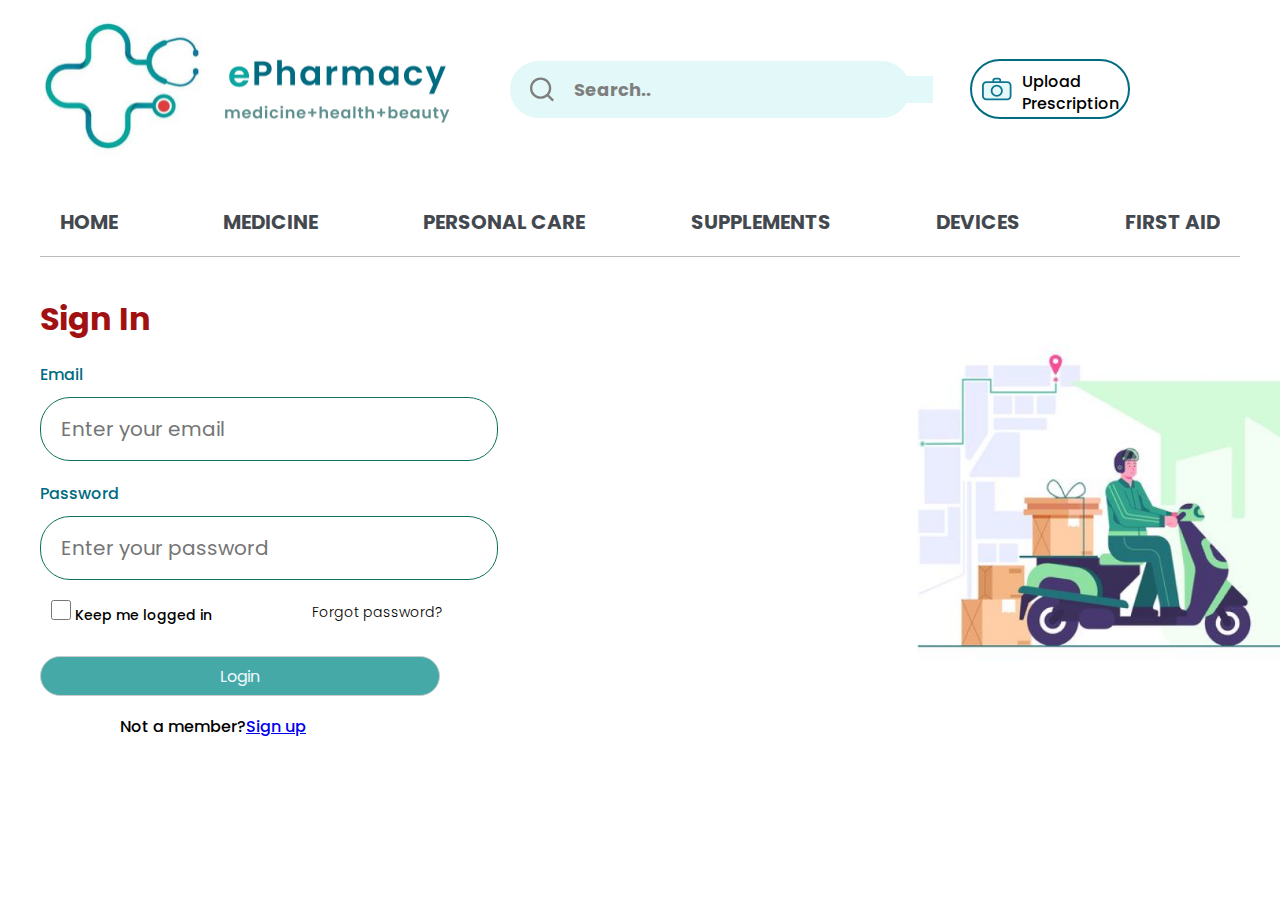
<file: index.html>
<!DOCTYPE html>
<html lang="en">

<head>
    <meta charset="UTF-8">
    <meta http-equiv="X-UA-Compatible" content="IE=edge">
    <meta name="viewport" content="width=device-width, initial-scale=1.0">
    <title>Login</title>
    <link rel="stylesheet" href="style.css">
</head>

<body>
    <div class="top">
        <div class="logo">
            <img src="/IMAGES/logo.jpg" alt="Image">

        </div>
        <div class="babysearch">
            <img src="searchbar.svg" alt="">
            <input placeholder="Search.." id="input" class="input" name="text" type="text">
        </div>
        <div class="file">
            <img src="camera-icon.svg" alt="camera-icon-png-greens">
            <label for="upload_doc">Upload <br> Prescription</label>
            <input type="file" name="prescription" id="upload_doc" placeholder="Uplaod Prescription">
        </div>
        <div class="right-main">
            <div class="right">
                <div><img src="/Vector.svg" alt=""></div>
                <div class="cart">
                    <a href="">
                        <img src="solar_cart-large-minimalistic-outline.svg" alt="">
                    </a>
                </div>
                <div class="profile">
                    <a href="account.html">
                        <img src="Profile.svg" alt="">
                    </a>
                </div>
            </div>

        </div>
    </div>

    <div class="navbar">
        <a class="nav-link nav-link-grow-up" href="#">Home</a>
        <a class="nav-link nav-link-grow-up" href="#">Medicine</a>
        <a class="nav-link nav-link-grow-up" href="#">Personal Care</a>
        <a class="nav-link nav-link-grow-up" href="#">Supplements</a>
        <a class="nav-link nav-link-grow-up" href="#">Devices</a>
        <a class="nav-link nav-link-grow-up" href="#">First Aid</a>
    </div>

    <div class="main">
        <div class="applybox">
            <h1>Sign In</h1>
            <form action="">
                <div class="formcontainer">
                    <div class="email">
                        <label for="email">Email</label>
                        <input id="email" name="Email" placeholder="Enter your email">
                    </div>

                    <div class="password">
                        <label for="password">Password</label>
                        <input id="password" name=span "Password" placeholder="Enter your password">
                    </div>

                    <div class="formcontrol">
                        <div class="loginn">
                            <input type="checkbox" id="keep-me-logged" name="keep-me-logged">
                            <label for="keep-me-logged">Keep me logged in</label>
                        </div>
                        <p>Forgot password?</p>
                    </div>
                    <input type="submit" value="Login">
                    <div class="notamember">
                        <p>Not a member?<a href="signup.html">Sign up</a></p>
                    </div>
                </div>
            </form>
        </div>
        <div class="pic">
            <img src="/IMAGES/image 1.png" alt="image">
        </div>
    </div>
</body>

</html>
</file>
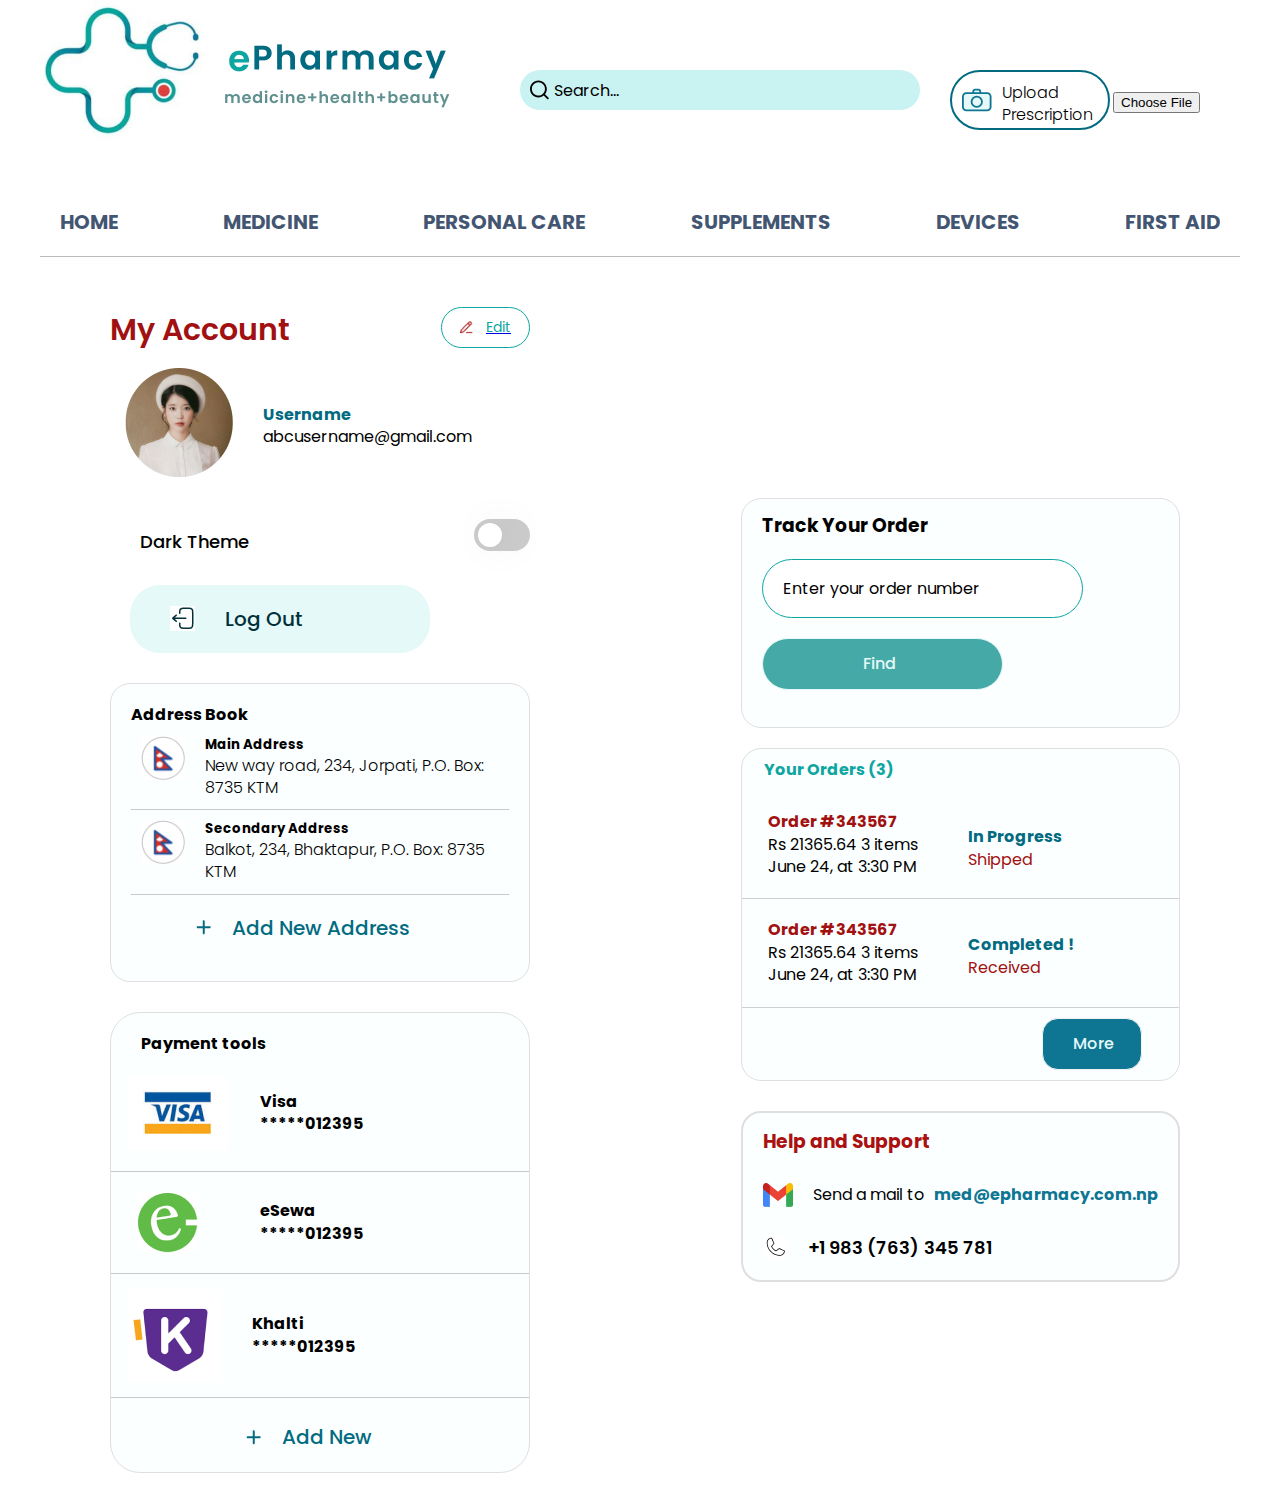
<file: account.html>
<!DOCTYPE html>
<html lang="en">

<head>
    <meta charset="UTF-8">
    <meta name="viewport" content="width=device-width, initial-scale=1.0">
    <title>Account</title>
    <link rel="stylesheet" href="account.css">
</head>

<body>
    <div class="top">
        <div class="logo">
            <img src="/IMAGES/logo.jpg" alt="Image">
        </div>

        <div class="search">
            <div class="babysearch">
                <img src="searchbar.svg" alt="">
                <input type="text" name="search" placeholder="Search...">
            </div>
            <div class="file">
                <img src="camera-icon.svg" alt="camera-icon-png-greens">
                <label for="upload_doc">Upload <br> Prescription</label>
                <input type="file" name="prescription" placeholder="Uplaod Prescription">
            </div>
        </div>
        <div class="right-main">
            <div class="right">
                <div><img src="/Vector.svg" alt=""></div>
                <div class="cart">
                    <a href="">
                        <img src="solar_cart-large-minimalistic-outline.svg" alt="">
                    </a>
                </div>
                <div class="profile">
                    <a href="account.html">
                        <img src="Profile.svg" alt="">
                    </a>
                </div>
            </div>

        </div>
    </div>
    <div class="navbar">
        <a class="nav-link nav-link-grow-up" href="#">Home</a>
        <a class="nav-link nav-link-grow-up" href="#">Medicine</a>
        <a class="nav-link nav-link-grow-up" href="#">Personal Care</a>
        <a class="nav-link nav-link-grow-up" href="#">Supplements</a>
        <a class="nav-link nav-link-grow-up" href="#">Devices</a>
        <a class="nav-link nav-link-grow-up" href="#">First Aid</a>
    </div>
    <div class="main">
        <div class="left">
            <div class="ac">
                <p>My Account</p>
                <a href="#">
                    <div class="edit">
                        <img src="/IMAGES/edit" alt="">
                        <p>Edit</p>
                    </div>
                </a>
            </div>
            <div class="frame1">
                <div class="un">
                    <div class="dp">
                        <img src="/IMAGES/image 40.png" alt="">
                    </div>
                    <div class="name">
                        <h4>Username</h4>
                        <p>abcusername@gmail.com</p>
                    </div>
                </div>
                <div class="theme">
                    <p>Dark Theme</p>
                    <label class="switch">
                        <input type="checkbox">
                        <span class="slider"></span>
                    </label>
                </div>
                <div class="logout">
                    <img src="/IMAGES/solar_logout-2-linear.jpg" alt="">
                    <a href="">
                        <p>Log Out </p>
                    </a>
                </div>
            </div>
            <div class="frame2">
                <h4>Address Book</h4>
                <div class="main-add">
                    <img src="/IMAGES/openmoji_flag-nepal.jpg" alt="">
                    <div class="ar">
                        <h5>Main Address</h5>
                        <p>New way road, 234, Jorpati, P.O. Box: 8735 KTM</p>
                    </div>
                </div>
                <div class="main-add">
                    <img src="/IMAGES/openmoji_flag-nepal.jpg" alt="">
                    <div class="ar">
                        <h5>Secondary Address</h5>
                        <p>Balkot, 234, Bhaktapur, P.O. Box: 8735 KTM</p>
                    </div>
                </div>
                <div class="new-add">
                    <img src="IMAGES/ic_round-add.jpg" alt="">
                    <p>Add New Address</p>
                </div>
            </div>
            <div class="tools">
                <h4>Payment tools</h4>
                <div class="pay-img">
                    <div class="cc">
                        <img src="/IMAGES/image 42.png" alt="">
                        <p>Visa <br>
                            *****012395</p>
                    </div>
                    <div class="cc1">
                        <img src="/IMAGES/image 41.png" alt="">
                        <p>eSewa <br>
                            *****012395</p>
                    </div>
                    <div class="cc2">
                        <img src="/IMAGES/image 43.png" alt="">
                        <p>Khalti<br>
                            *****012395</p>
                    </div>
                    <div class="new">
                        <img src="IMAGES/ic_round-add.jpg" alt="">
                        <p>Add New </p>
                    </div>
                </div>

            </div>
        </div>
        <div class="rightt">
            <div class="tyo">
                <h3>Track Your Order</h3>
                <input type="text" id="text" placeholder="Enter your order number">
                <p>Find</p>
            </div>
            <div class="order">
                <h4>Your Orders (3)</h4>
                <div class="your">
                    <div class="or">
                        <h6>Order #343567</h6>
                        Rs 21365.64 3 items <br>
                        June 24, at 3:30 PM
                    </div>
                    <div class="in">
                        <h6>In Progress</h6>
                        Shipped
                    </div>
                </div>
                <div class="your">
                    <div class="or">
                        <h6> Order #343567</h6>
                        Rs 21365.64 3 items <br>
                        June 24, at 3:30 PM
                    </div>
                    <div class="in">
                        <h6>Completed !</h6>
                        Received
                    </div>
                </div>
                <div class="more">
                    More
                </div>
            </div>
            <div class="help">
                <h3>Help and Support</h3>
                <div class="gmail">
                    <img src="/IMAGES/logos_google-gmail.png" alt="">
                    <div class="gmail-sub">
                        <p>Send a mail to</p>
                        <p1>med@epharmacy.com.np</p1>
                    </div>
                </div>
                <div class="ph">
                    <img src="/IMAGES/ph_phone-thin.jpg" alt="">
                    <p>+1 983 (763) 345 781</p>
                </div>
            </div>
        </div>
    </div>

</body>

</html>
</file>
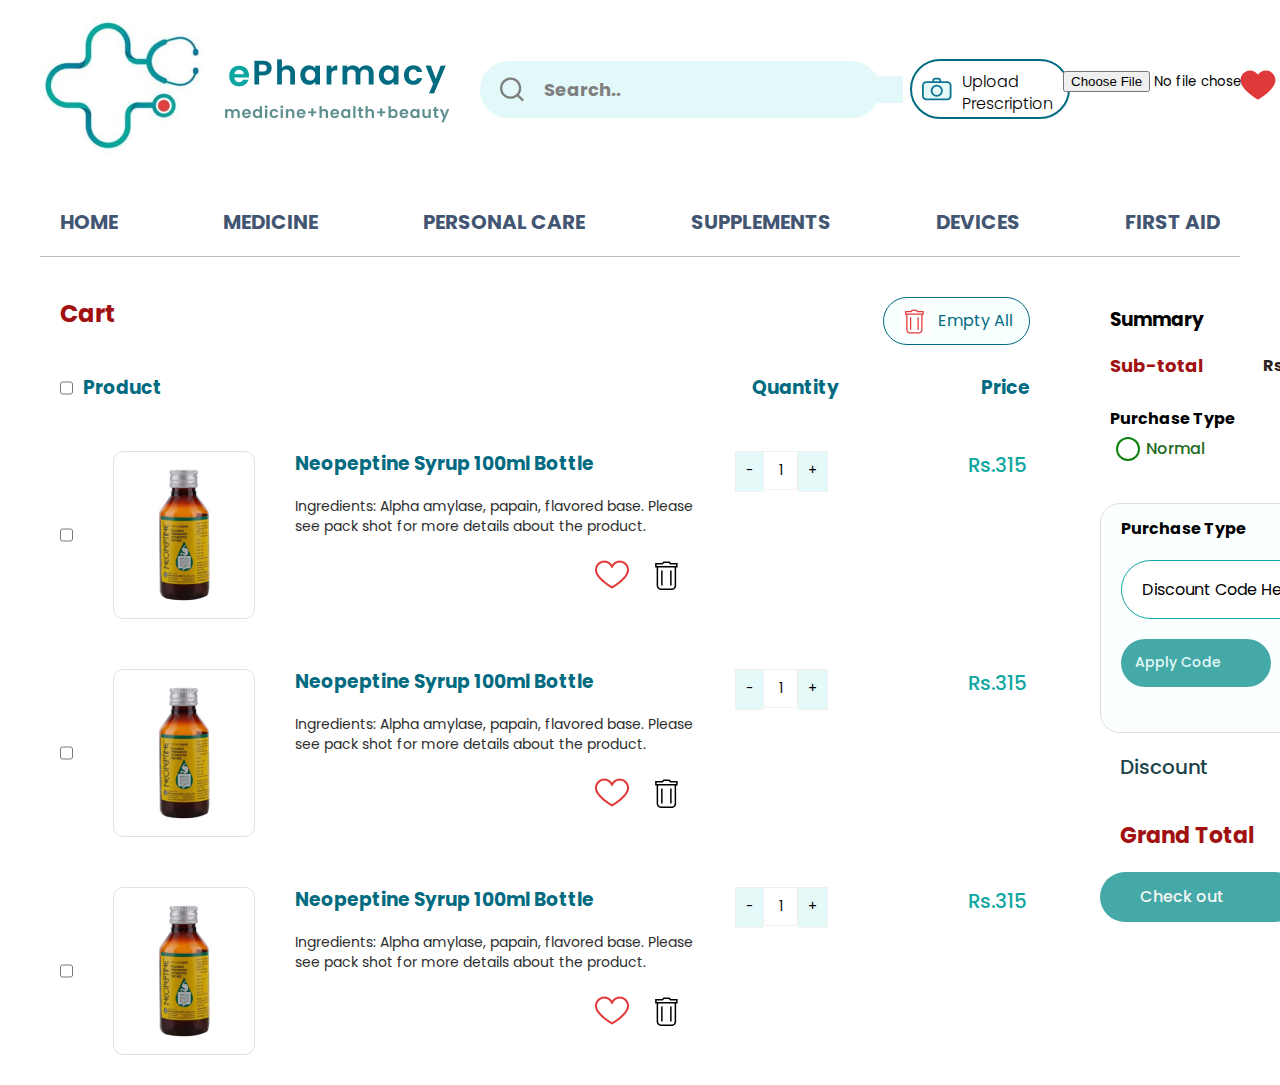
<file: cart.html>
<!DOCTYPE html>
<html lang="en">

<head>
    <meta charset="UTF-8">
    <meta name="viewport" content="width=device-width, initial-scale=1.0">
    <title>Cart</title>
    <link rel="stylesheet" href="cart.css">
    <script data-require="jquery@3.1.1" data-semver="3.1.1"
        src="https://ajax.googleapis.com/ajax/libs/jquery/3.1.1/jquery.min.js"></script>
    <script src="script.js"></script>

</head>

<body>
    <div class="top">
        <div class="logo">
            <img src="/IMAGES/logo.jpg" alt="Image">

        </div>
        <div class="babysearch">
            <img src="searchbar.svg" alt="">
            <input placeholder="Search.." id="input" class="input" name="text" type="text">
        </div>
        <div class="file">
            <img src="camera-icon.svg" alt="camera-icon-png-greens">
            <label for="upload_doc">Upload <br> Prescription</label>
            <input type="file" name="prescription" placeholder="Uplaod Prescription">
        </div>
        <div class="right-main">
            <div class="right">
                <div><img src="/Vector.svg" alt=""></div>
                <div class="cart">
                    <a href="">
                        <img src="solar_cart-large-minimalistic-outline.svg" alt="">
                    </a>
                </div>
                <div class="profile">
                    <a href="account.html">
                        <img src="Profile.svg" alt="">
                    </a>
                </div>
            </div>

        </div>
    </div>

    <div class="navbar">
        <a class="nav-link nav-link-grow-up" href="#">Home</a>
        <a class="nav-link nav-link-grow-up" href="#">Medicine</a>
        <a class="nav-link nav-link-grow-up" href="#">Personal Care</a>
        <a class="nav-link nav-link-grow-up" href="#">Supplements</a>
        <a class="nav-link nav-link-grow-up" href="#">Devices</a>
        <a class="nav-link nav-link-grow-up" href="#">First Aid</a>
    </div>
    <div class="main">
        <div class="cartt">
            <div class="top1">
                <h3>Cart</h3>
                <div class="empty">
                    <img src="IMAGES/mdi-light_delete.jpg" alt="">
                    <p>Empty All</p>
                </div>
            </div>
            <div class="head">
                <div class="leftt">
                    <input type="checkbox" id="checkbox" name="checkbox">
                    <h3>Product</h3>
                </div>
                <div class="rightt">
                    <h3>Quantity</h3>
                    <h3>Price</h3>
                </div>
            </div>
            <div class="row1">
                <input type="checkbox" id="checkbox" name="checkbox">
                <div class="med-1">
                    <img src="IMAGES/image 24.png" alt="">
                </div>
                <div class="para">
                    <h3>Neopeptine Syrup 100ml Bottle</h3>
                    <p>Ingredients: Alpha amylase, papain, flavored base. Please see pack shot for more details about
                        the product.</p>
                    <div class="ld">
                        <div class="like">
                            <img src="IMAGES/Vector.jpg" alt="">
                        </div>
                        <div class="del">
                            <img src="IMAGES/mdi-light_delete-Black.jpg" alt="">
                        </div>
                    </div>

                </div>
                <div class="quantity buttons_added">
                    <input type="button" value="-" class="minus"><input type="number" step="1" min="1" max=""
                        name="quantity" value="1" title="Qty" class="input-text qty text" size="4" pattern=""
                        inputmode=""><input type="button" value="+" class="plus">
                </div>
                <div class="price">
                    <p>Rs.315</p>
                </div>
            </div>
            <div class="row1">
                <input type="checkbox" id="checkbox" name="checkbox">
                <div class="med-1">
                    <img src="IMAGES/image 24.png" alt="">
                </div>
                <div class="para">
                    <h3>Neopeptine Syrup 100ml Bottle</h3>
                    <p>Ingredients: Alpha amylase, papain, flavored base. Please see pack shot for more details about
                        the product.</p>
                    <div class="ld">
                        <div class="like">
                            <img src="IMAGES/Vector.jpg" alt="">
                        </div>
                        <div class="del">
                            <img src="IMAGES/mdi-light_delete-Black.jpg" alt="">
                        </div>
                    </div>
                </div>
                <div class="quantity buttons_added">
                    <input type="button" value="-" class="minus"><input type="number" step="1" min="1" max=""
                        name="quantity" value="1" title="Qty" class="input-text qty text" size="4" pattern=""
                        inputmode=""><input type="button" value="+" class="plus">
                </div>
                <div class="price">
                    <p>Rs.315</p>
                </div>
            </div>
            <div class="row1">
                <input type="checkbox" id="checkbox" name="checkbox">
                <div class="med-1">
                    <img src="IMAGES/image 24.png" alt="">
                </div>
                <div class="para">
                    <h3>Neopeptine Syrup 100ml Bottle</h3>
                    <p>Ingredients: Alpha amylase, papain, flavored base. Please see pack shot for more details about
                        the product.</p>
                    <div class="ld">
                        <div class="like">
                            <img src="IMAGES/Vector.jpg" alt="">
                        </div>
                        <div class="del">
                            <img src="IMAGES/mdi-light_delete-Black.jpg" alt="">
                        </div>
                    </div>
                </div>
                <div class="quantity buttons_added">
                    <input type="button" value="-" class="minus"><input type="number" step="1" min="1" max=""
                        name="quantity" value="1" title="Qty" class="input-text qty text" size="4" pattern=""
                        inputmode=""><input type="button" value="+" class="plus">
                </div>
                <div class="price">
                    <p>Rs.315</p>
                </div>
            </div>
        </div>

        <div class="summary">
            <h3>Summary</h3>
            <div class="subtotal">
                <p>
                    Sub-total
                </p>
                <p1>
                    Rs 33,865
                </p1>
            </div>
            <div class="purchasetype">
                <h4> Purchase Type</h4>
                <form>
                    <label>
                        <input tyspe="radio" name="radio" checked="">
                        <span>Normal</span>
                    </label>
                    <label>
                        <input type="radio" name="radio">
                        <span>Refill</span>
                    </label>
                </form>
            </div>
            <div class="coupon">
                <h4>Purchase Type</h4>
                <input type="text" id="text" placeholder="Discount Code Here">
                <p>Apply Code</p>
            </div>
            <div class="disc">
                <p>Discount</p>
                <p>Rs.230</p>
            </div>
            <div class="gt">
                <h4>Grand Total</h4>
                <p>Rs.33,430</p>
            </div>
            <div class="co">
                Check out
            </div>
        </div>

    </div>
</body>

</html>
</file>
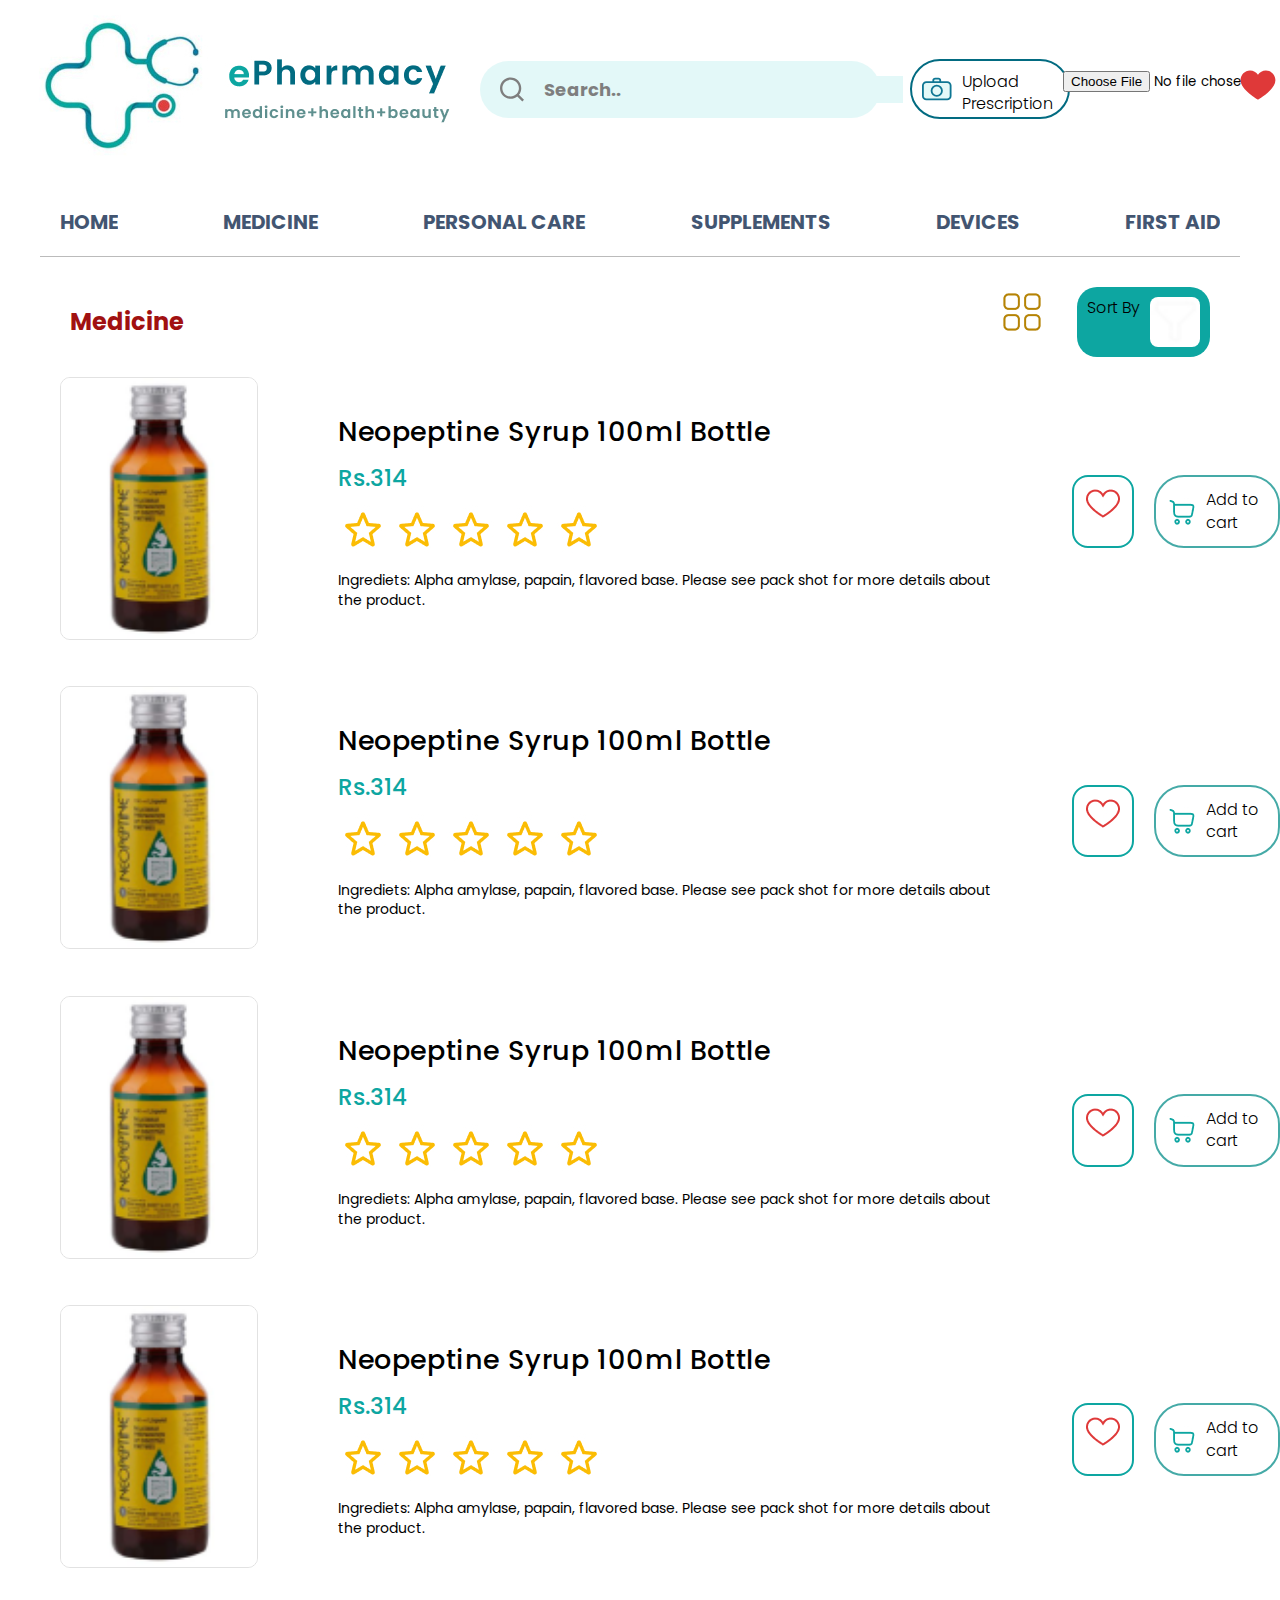
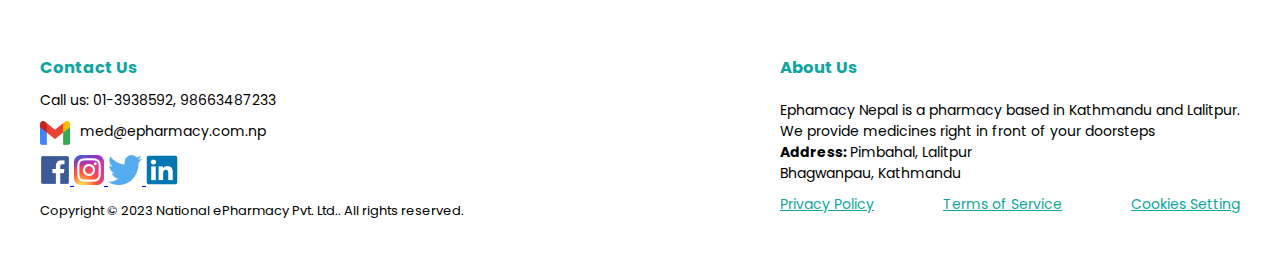
<file: med-list.html>
<!DOCTYPE html>
<html lang="en">
<head>
    <meta charset="UTF-8">
    <meta name="viewport" content="width=device-width, initial-scale=1.0">
    <title>Medicine List</title>
    <link rel="stylesheet" href="med-list.css">

</head>
<body>
    <div class="top">
        <div class="logo">
            <img src="/IMAGES/logo.jpg" alt="Image">

        </div>
        <div class="babysearch">
            <img src="searchbar.svg" alt="">
            <input placeholder="Search.." id="input" class="input" name="text" type="text">
        </div>
        <div class="file">
            <img src="camera-icon.svg" alt="camera-icon-png-greens">
            <label for="upload_doc">Upload <br> Prescription</label>
            <input type="file" name="prescription" placeholder="Uplaod Prescription">
        </div>
        <div class="right-main">
            <div class="right">
                <div><img src="/Vector.svg" alt=""></div>
                <div class="cart">
                    <a href="">
                        <img src="solar_cart-large-minimalistic-outline.svg" alt="">
                    </a>
                </div>
                <div class="profile">
                    <a href="account.html">
                        <img src="Profile.svg" alt="">
                    </a>
                </div>
            </div>

        </div>
    </div>
    <div class="navbar">
        <a class="nav-link nav-link-grow-up" href="#">Home</a>
        <a class="nav-link nav-link-grow-up" href="#">Medicine</a>
        <a class="nav-link nav-link-grow-up" href="#">Personal Care</a>
        <a class="nav-link nav-link-grow-up" href="#">Supplements</a>
        <a class="nav-link nav-link-grow-up" href="#">Devices</a>
        <a class="nav-link nav-link-grow-up" href="#">First Aid</a>
    </div>
    <div class="head">
        <h2>Medicine</h2>
        <div class="sort">
            <img src="IMAGES/Component 15.png" alt="">
            <div class="sortby">
                <p>Sort By</p>
                <img src="/IMAGES/iconoir_filter (1).jpg" alt="">
            </div>
        </div>
    </div>
    <div class="main">
        <div class="row">
            <div class="med1">
                <img src="IMAGES/image 24.png" alt="">

            </div>
            <div class="descrip">
                <h3>Neopeptine Syrup 100ml Bottle</h3>
                <h4>Rs.314</h4>
                <div class="star">
                    <img src="IMAGES/ic_round-star-border.jpg" alt="">
                    <img src="IMAGES/ic_round-star-border.jpg" alt="">
                    <img src="IMAGES/ic_round-star-border.jpg" alt="">
                    <img src="IMAGES/ic_round-star-border.jpg" alt="">
                    <img src="IMAGES/ic_round-star-border.jpg" alt="">
                </div>
                <p>Ingrediets: Alpha amylase, papain, flavored base. Please see pack shot for more details about the product.</p>
            
            </div>
            <div class="side1">
                <div class="div1">
                    <img src="IMAGES/Vector.jpg" alt="">
                </div>
                <div class="div2">
                    <img src="/IMAGES/solar_cart-large-minimalistic-outline.jpg" alt="">
                    <p>Add to cart</p>
                </div>
            </div>
        </div>
        <div class="row">
            <div class="med1">
                <img src="IMAGES/image 24.png" alt="">

            </div>
            <div class="descrip">
                <h3>Neopeptine Syrup 100ml Bottle</h3>
                <h4>Rs.314</h4>
                <div class="star">
                    <img src="IMAGES/ic_round-star-border.jpg" alt="">
                    <img src="IMAGES/ic_round-star-border.jpg" alt="">
                    <img src="IMAGES/ic_round-star-border.jpg" alt="">
                    <img src="IMAGES/ic_round-star-border.jpg" alt="">
                    <img src="IMAGES/ic_round-star-border.jpg" alt="">
                </div>
                <p>Ingrediets: Alpha amylase, papain, flavored base. Please see pack shot for more details about the product.</p>
            
            </div>
            <div class="side1">
                <div class="div1">
                    <img src="IMAGES/Vector.jpg" alt="">
                </div>
                <div class="div2">
                    <img src="/IMAGES/solar_cart-large-minimalistic-outline.jpg" alt="">
                    <p>Add to cart</p>
                </div>
            </div>
        </div>
        <div class="row">
            <div class="med1">
                <img src="IMAGES/image 24.png" alt="">

            </div>
            <div class="descrip">
                <h3>Neopeptine Syrup 100ml Bottle</h3>
                <h4>Rs.314</h4>
                <div class="star">
                    <img src="IMAGES/ic_round-star-border.jpg" alt="">
                    <img src="IMAGES/ic_round-star-border.jpg" alt="">
                    <img src="IMAGES/ic_round-star-border.jpg" alt="">
                    <img src="IMAGES/ic_round-star-border.jpg" alt="">
                    <img src="IMAGES/ic_round-star-border.jpg" alt="">
                </div>
                <p>Ingrediets: Alpha amylase, papain, flavored base. Please see pack shot for more details about the product.</p>
            
            </div>
            <div class="side1">
                <div class="div1">
                    <img src="IMAGES/Vector.jpg" alt="">
                </div>
                <div class="div2">
                    <img src="/IMAGES/solar_cart-large-minimalistic-outline.jpg" alt="">
                    <p>Add to cart</p>
                </div>
            </div>
        </div>
        <div class="row">
            <div class="med1">
                <img src="IMAGES/image 24.png" alt="">

            </div>
            <div class="descrip">
                <h3>Neopeptine Syrup 100ml Bottle</h3>
                <h4>Rs.314</h4>
                <div class="star">
                    <img src="IMAGES/ic_round-star-border.jpg" alt="">
                    <img src="IMAGES/ic_round-star-border.jpg" alt="">
                    <img src="IMAGES/ic_round-star-border.jpg" alt="">
                    <img src="IMAGES/ic_round-star-border.jpg" alt="">
                    <img src="IMAGES/ic_round-star-border.jpg" alt="">
                </div>
                <p>Ingrediets: Alpha amylase, papain, flavored base. Please see pack shot for more details about the product.</p>
            
            </div>
            <div class="side1">
                <div class="div1">
                    <img src="IMAGES/Vector.jpg" alt="">
                </div>
                <div class="div2">
                    <img src="/IMAGES/solar_cart-large-minimalistic-outline.jpg" alt="">
                    <p>Add to cart</p>
                </div>
            </div>
        </div>
    </div>
    <div class="beffooter">
    </div>
    <div class="footer">
        <div class="contact">
            <h3>Contact Us</h3>
            <p>Call us: 01-3938592, 98663487233</p>
            <div class="gmail">
                <img src="/IMAGES/logos_google-gmail.png" alt="">
                <p>med@epharmacy.com.np</p>
            </div>
            <div class="apps">
                <a href="#">
                    <img src="/IMAGES/devicon_facebook.png" alt="">
                    <img src="/IMAGES/skill-icons_instagram.png" alt="">
                    <img src="/IMAGES/logos_twitter.png" alt="">
                    <img src="/IMAGES/devicon_linkedin.png" alt="">
                </a>
            </div>
            <div class="copyright">
                Copyright © 2023 National ePharmacy Pvt. Ltd.. All rights reserved.
            </div>
            
        </div>
        <div class="aboutus">
            <h3>About Us</h3>
            <p>
                Ephamacy Nepal is a pharmacy based in Kathmandu and Lalitpur. <br> We provide medicines right in front of
                your doorsteps <br>
                <b>Address: </b>Pimbahal, Lalitpur
                <br> Bhagwanpau, Kathmandu
            </p>
            <div class="PTC">
                <div class="pp">
                    <a href="">Privacy Policy</a>
                </div>
                <div class="tc">
                    <a href="">Terms of Service</a>
                </div>
                <div class="cs">
                    <a href="">Cookies Setting</a>
                </div>
            </div>
        </div>
    </div>
</body>
</html>
</file>
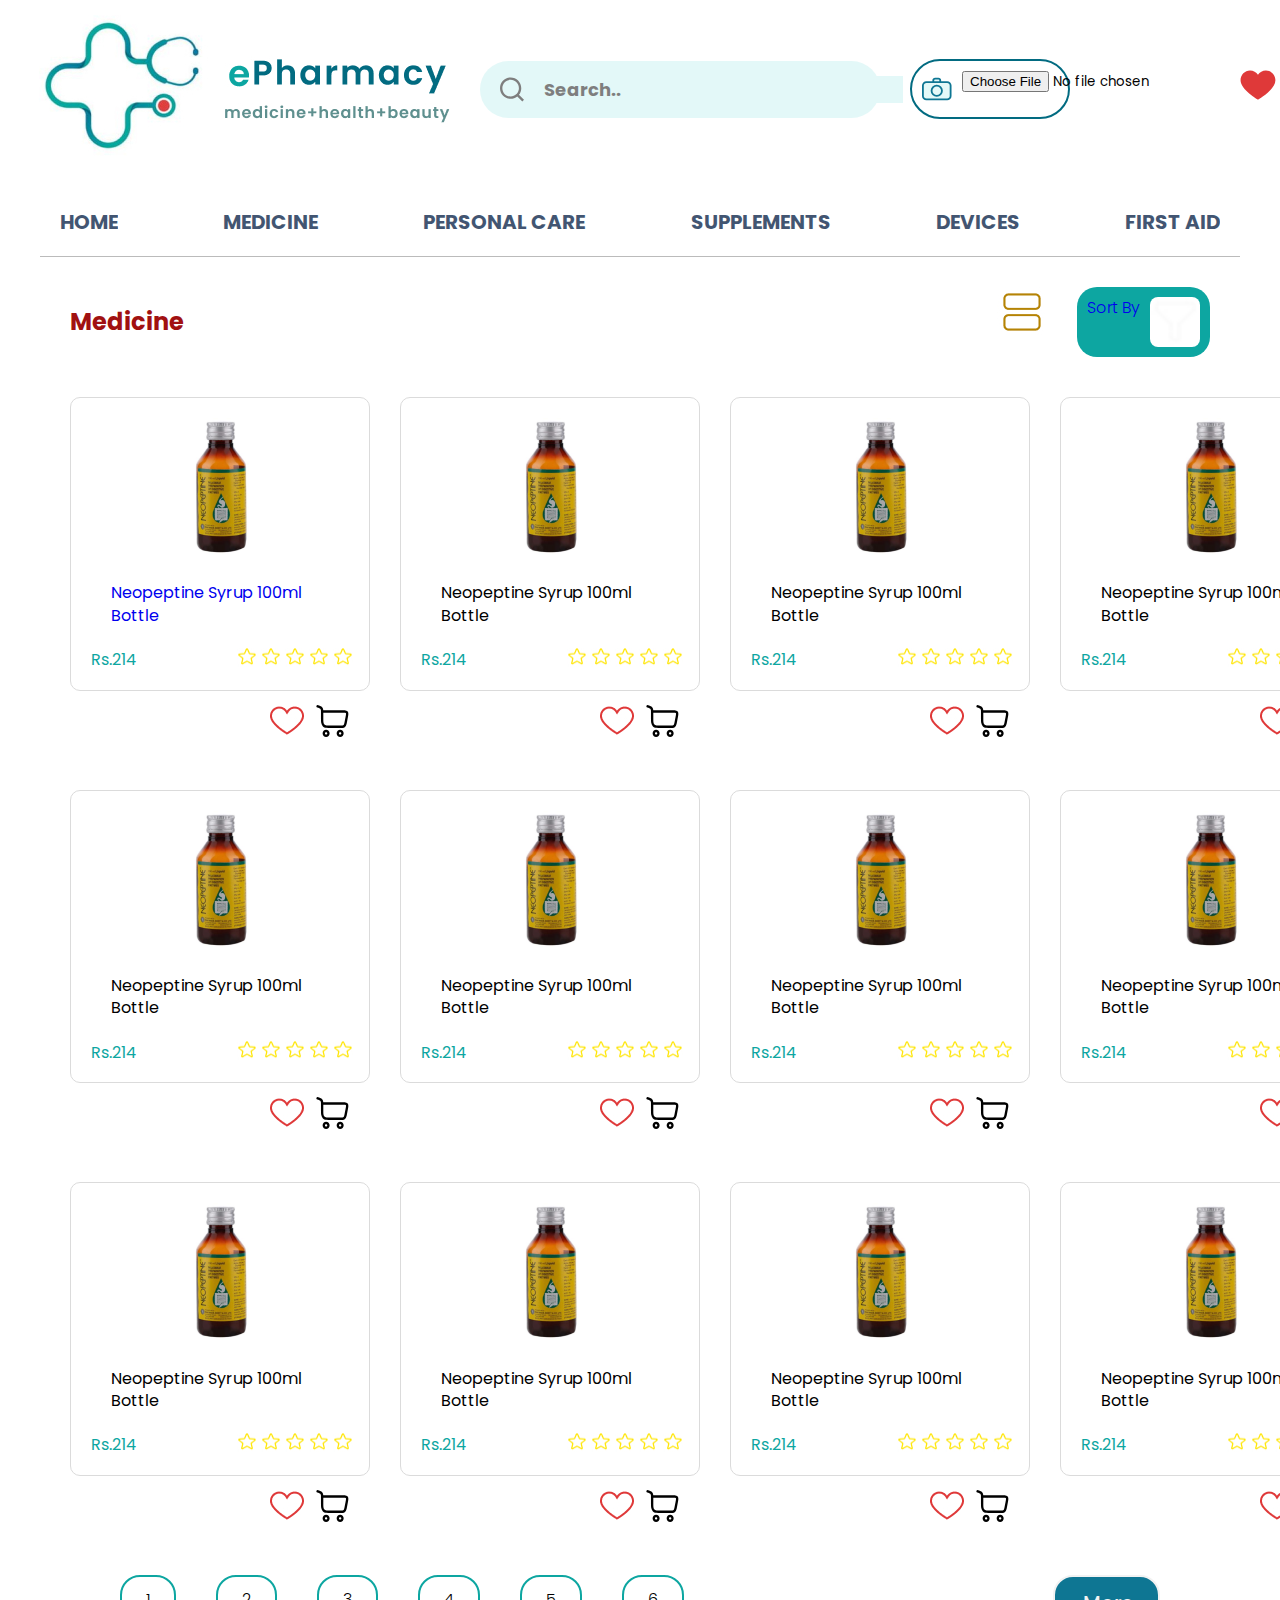
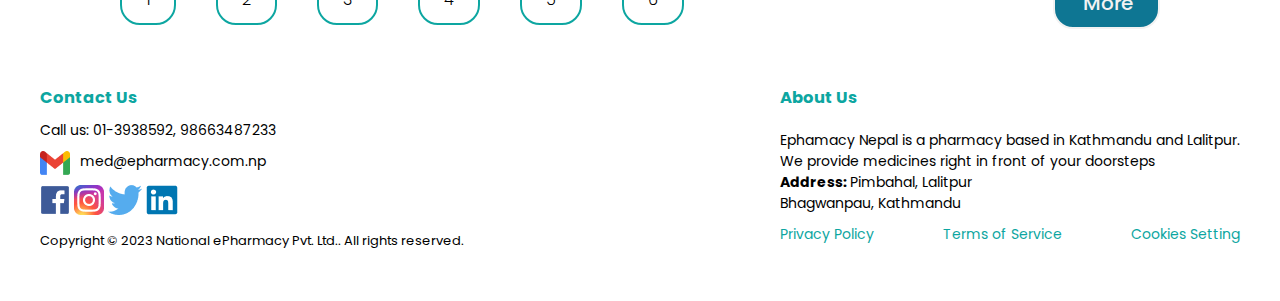
<file: medicine.html>
<!DOCTYPE html>
<html lang="en">

<head>
    <meta charset="UTF-8">
    <meta name="viewport" content="width=device-width, initial-scale=1.0">
    <title>Medicine</title>
    <link rel="stylesheet" href="medicine.css">
</head>

<body>
    <div class="top">
        <div class="logo">
            <img src="/IMAGES/logo.jpg" alt="Image">

        </div>
        <div class="babysearch">
            <img src="searchbar.svg" alt="">
            <input placeholder="Search.." id="input" class="input" name="text" type="text">
        </div>
        <div class="file">
            <img src="camera-icon.svg" alt="camera-icon-png-greens">
            <input type="file" name="prescription" placeholder="Uplaod Prescription">
        </div>
        <div class="right-main">
            <div class="right">
                <div><img src="/Vector.svg" alt=""></div>
                <div class="cart">
                    <a href="">
                        <img src="solar_cart-large-minimalistic-outline.svg" alt="">
                    </a>
                </div>
                <div class="profile">
                    <a href="account.html">
                        <img src="Profile.svg" alt="">
                    </a>
                </div>
            </div>
        </div>
    </div>
    <div class="navbar">
        <a class="nav-link nav-link-grow-up" href="#">Home</a>
        <a class="nav-link nav-link-grow-up" href="medicine.html">Medicine</a>
        <a class="nav-link nav-link-grow-up" href="#">Personal Care</a>
        <a class="nav-link nav-link-grow-up" href="#">Supplements</a>
        <a class="nav-link nav-link-grow-up" href="#">Devices</a>
        <a class="nav-link nav-link-grow-up" href="#">First Aid</a>
    </div>
    <div class="head">
        <h2>Medicine</h2>
        <div class="sort">
            <img src="IMAGES/Component 16.jpg" alt="">
            <a href="med-list.html"><div class="sortby">
                <p>Sort By</p>
                <img src="/IMAGES/iconoir_filter (1).jpg" alt="">
            </div></a>
        </div>
    </div>
    <div class="bodyy">
        <div class="slide1">
            <div class="frame1">
                <a href="details.html"><div class="image-section">
                    <img src="/IMAGES/image 24.png" alt="">
                    <p>Neopeptine Syrup 100ml Bottle </p>
                </div></a>
                <div class="star-section">
                    <p><b>Rs.214</b></p>
                    <div class="star">
                        <img src="/IMAGES/ph_star.jpg" alt="">
                        <img src="/IMAGES/ph_star.jpg" alt="">
                        <img src="/IMAGES/ph_star.jpg" alt="">
                        <img src="/IMAGES/ph_star.jpg" alt="">
                        <img src="/IMAGES/ph_star.jpg" alt="">
                    </div>
                </div>
            </div>
            <div class="side1">
                <img src="/IMAGES/Vector.jpg" alt="">
                <img src="solar_cart-large-minimalistic-outline.svg" alt="">
            </div>
        </div>
        <div class="slide1">
            <div class="frame1">
                <div class="image-section">
                    <img src="/IMAGES/image 24.png" alt="">
                    <p>Neopeptine Syrup 100ml Bottle </p>
                </div>
                <div class="star-section">
                    <p><b>Rs.214</b></p>
                    <div class="star">
                        <img src="/IMAGES/ph_star.jpg" alt="">
                        <img src="/IMAGES/ph_star.jpg" alt="">
                        <img src="/IMAGES/ph_star.jpg" alt="">
                        <img src="/IMAGES/ph_star.jpg" alt="">
                        <img src="/IMAGES/ph_star.jpg" alt="">
                    </div>
                </div>
            </div>
            <div class="side1">
                <img src="/IMAGES/Vector.jpg" alt="">
                <img src="solar_cart-large-minimalistic-outline.svg" alt="">
            </div>
        </div>
        <div class="slide1">
            <div class="frame1">
                <div class="image-section">
                    <img src="/IMAGES/image 24.png" alt="">
                    <p>Neopeptine Syrup 100ml Bottle </p>
                </div>
                <div class="star-section">
                    <p><b>Rs.214</b></p>
                    <div class="star">
                        <img src="/IMAGES/ph_star.jpg" alt="">
                        <img src="/IMAGES/ph_star.jpg" alt="">
                        <img src="/IMAGES/ph_star.jpg" alt="">
                        <img src="/IMAGES/ph_star.jpg" alt="">
                        <img src="/IMAGES/ph_star.jpg" alt="">
                    </div>
                </div>
            </div>
            <div class="side1">
                <img src="/IMAGES/Vector.jpg" alt="">
                <img src="solar_cart-large-minimalistic-outline.svg" alt="">
            </div>
        </div>
        <div class="slide1">
            <div class="frame1">
                <div class="image-section">
                    <img src="/IMAGES/image 24.png" alt="">
                    <p>Neopeptine Syrup 100ml Bottle </p>
                </div>
                <div class="star-section">
                    <p><b>Rs.214</b></p>
                    <div class="star">
                        <img src="/IMAGES/ph_star.jpg" alt="">
                        <img src="/IMAGES/ph_star.jpg" alt="">
                        <img src="/IMAGES/ph_star.jpg" alt="">
                        <img src="/IMAGES/ph_star.jpg" alt="">
                        <img src="/IMAGES/ph_star.jpg" alt="">
                    </div>
                </div>
            </div>
            <div class="side1">
                <img src="/IMAGES/Vector.jpg" alt="">
                <img src="solar_cart-large-minimalistic-outline.svg" alt="">
            </div>
        </div>
    </div>
    <div class="bodyy">
        <div class="slide1">
            <div class="frame1">
                <div class="image-section">
                    <img src="/IMAGES/image 24.png" alt="">
                    <p>Neopeptine Syrup 100ml Bottle </p>
                </div>
                <div class="star-section">
                    <p><b>Rs.214</b></p>
                    <div class="star">
                        <img src="/IMAGES/ph_star.jpg" alt="">
                        <img src="/IMAGES/ph_star.jpg" alt="">
                        <img src="/IMAGES/ph_star.jpg" alt="">
                        <img src="/IMAGES/ph_star.jpg" alt="">
                        <img src="/IMAGES/ph_star.jpg" alt="">
                    </div>
                </div>
            </div>
            <div class="side1">
                <img src="/IMAGES/Vector.jpg" alt="">
                <img src="solar_cart-large-minimalistic-outline.svg" alt="">
            </div>
        </div>
        <div class="slide1">
            <div class="frame1">
                <div class="image-section">
                    <img src="/IMAGES/image 24.png" alt="">
                    <p>Neopeptine Syrup 100ml Bottle </p>
                </div>
                <div class="star-section">
                    <p><b>Rs.214</b></p>
                    <div class="star">
                        <img src="/IMAGES/ph_star.jpg" alt="">
                        <img src="/IMAGES/ph_star.jpg" alt="">
                        <img src="/IMAGES/ph_star.jpg" alt="">
                        <img src="/IMAGES/ph_star.jpg" alt="">
                        <img src="/IMAGES/ph_star.jpg" alt="">
                    </div>
                </div>
            </div>
            <div class="side1">
                <img src="/IMAGES/Vector.jpg" alt="">
                <img src="solar_cart-large-minimalistic-outline.svg" alt="">
            </div>
        </div>
        <div class="slide1">
            <div class="frame1">
                <div class="image-section">
                    <img src="/IMAGES/image 24.png" alt="">
                    <p>Neopeptine Syrup 100ml Bottle </p>
                </div>
                <div class="star-section">
                    <p><b>Rs.214</b></p>
                    <div class="star">
                        <img src="/IMAGES/ph_star.jpg" alt="">
                        <img src="/IMAGES/ph_star.jpg" alt="">
                        <img src="/IMAGES/ph_star.jpg" alt="">
                        <img src="/IMAGES/ph_star.jpg" alt="">
                        <img src="/IMAGES/ph_star.jpg" alt="">
                    </div>
                </div>
            </div>
            <div class="side1">
                <img src="/IMAGES/Vector.jpg" alt="">
                <img src="solar_cart-large-minimalistic-outline.svg" alt="">
            </div>
        </div>
        <div class="slide1">
            <div class="frame1">
                <div class="image-section">
                    <img src="/IMAGES/image 24.png" alt="">
                    <p>Neopeptine Syrup 100ml Bottle </p>
                </div>
                <div class="star-section">
                    <p><b>Rs.214</b></p>
                    <div class="star">
                        <img src="/IMAGES/ph_star.jpg" alt="">
                        <img src="/IMAGES/ph_star.jpg" alt="">
                        <img src="/IMAGES/ph_star.jpg" alt="">
                        <img src="/IMAGES/ph_star.jpg" alt="">
                        <img src="/IMAGES/ph_star.jpg" alt="">
                    </div>
                </div>
            </div>
            <div class="side1">
                <img src="/IMAGES/Vector.jpg" alt="">
                <img src="solar_cart-large-minimalistic-outline.svg" alt="">
            </div>
        </div>
    </div>
    <div class="bodyy">
        <div class="slide1">
            <div class="frame1">
                <div class="image-section">
                    <img src="/IMAGES/image 24.png" alt="">
                    <p>Neopeptine Syrup 100ml Bottle </p>
                </div>
                <div class="star-section">
                    <p><b>Rs.214</b></p>
                    <div class="star">
                        <img src="/IMAGES/ph_star.jpg" alt="">
                        <img src="/IMAGES/ph_star.jpg" alt="">
                        <img src="/IMAGES/ph_star.jpg" alt="">
                        <img src="/IMAGES/ph_star.jpg" alt="">
                        <img src="/IMAGES/ph_star.jpg" alt="">
                    </div>
                </div>
            </div>
            <div class="side1">
                <img src="/IMAGES/Vector.jpg" alt="">
                <img src="solar_cart-large-minimalistic-outline.svg" alt="">
            </div>
        </div>
        <div class="slide1">
            <div class="frame1">
                <div class="image-section">
                    <img src="/IMAGES/image 24.png" alt="">
                    <p>Neopeptine Syrup 100ml Bottle </p>
                </div>
                <div class="star-section">
                    <p><b>Rs.214</b></p>
                    <div class="star">
                        <img src="/IMAGES/ph_star.jpg" alt="">
                        <img src="/IMAGES/ph_star.jpg" alt="">
                        <img src="/IMAGES/ph_star.jpg" alt="">
                        <img src="/IMAGES/ph_star.jpg" alt="">
                        <img src="/IMAGES/ph_star.jpg" alt="">
                    </div>
                </div>
            </div>
            <div class="side1">
                <img src="/IMAGES/Vector.jpg" alt="">
                <img src="solar_cart-large-minimalistic-outline.svg" alt="">
            </div>
        </div>
        <div class="slide1">
            <div class="frame1">
                <div class="image-section">
                    <img src="/IMAGES/image 24.png" alt="">
                    <p>Neopeptine Syrup 100ml Bottle </p>
                </div>
                <div class="star-section">
                    <p><b>Rs.214</b></p>
                    <div class="star">
                        <img src="/IMAGES/ph_star.jpg" alt="">
                        <img src="/IMAGES/ph_star.jpg" alt="">
                        <img src="/IMAGES/ph_star.jpg" alt="">
                        <img src="/IMAGES/ph_star.jpg" alt="">
                        <img src="/IMAGES/ph_star.jpg" alt="">
                    </div>
                </div>
            </div>
            <div class="side1">
                <img src="/IMAGES/Vector.jpg" alt="">
                <img src="solar_cart-large-minimalistic-outline.svg" alt="">
            </div>
        </div>
        <div class="slide1">
            <div class="frame1">
                <div class="image-section">
                    <img src="/IMAGES/image 24.png" alt="">
                    <p>Neopeptine Syrup 100ml Bottle </p>
                </div>
                <div class="star-section">
                    <p><b>Rs.214</b></p>
                    <div class="star">
                        <img src="/IMAGES/ph_star.jpg" alt="">
                        <img src="/IMAGES/ph_star.jpg" alt="">
                        <img src="/IMAGES/ph_star.jpg" alt="">
                        <img src="/IMAGES/ph_star.jpg" alt="">
                        <img src="/IMAGES/ph_star.jpg" alt="">
                    </div>
                </div>
            </div>
            <div class="side1">
                <img src="/IMAGES/Vector.jpg" alt="">
                <img src="solar_cart-large-minimalistic-outline.svg" alt="">
            </div>
        </div>
    </div>
    <div class="num">
        <div class="nu">
            <p>1</p>
            <p>2</p>
            <p>3</p>
            <p>4</p>
            <p>5</p>
            <p>6</p>
        </div>
        <div class="nu2">
            <p>More</p>
        </div>
    </div>
    <div class="footer">
        <div class="contact">
            <h3>Contact Us</h3>
            <p>Call us: 01-3938592, 98663487233</p>
            <div class="gmail">
                <img src="/IMAGES/logos_google-gmail.png" alt="">
                <p>med@epharmacy.com.np</p>
            </div>
            <div class="apps">
                <a href="#">
                    <img src="/IMAGES/devicon_facebook.png" alt="">
                    <img src="/IMAGES/skill-icons_instagram.png" alt="">
                    <img src="/IMAGES/logos_twitter.png" alt="">
                    <img src="/IMAGES/devicon_linkedin.png" alt="">
                </a>
            </div>
            <div class="copyright">
                Copyright © 2023 National ePharmacy Pvt. Ltd.. All rights reserved.
            </div>
            
        </div>
        <div class="aboutus">
            <h3>About Us</h3>
            <p>
                Ephamacy Nepal is a pharmacy based in Kathmandu and Lalitpur. <br> We provide medicines right in front of
                your doorsteps <br>
                <b>Address: </b>Pimbahal, Lalitpur
                <br> Bhagwanpau, Kathmandu
            </p>
            <div class="PTC">
                <div class="pp">
                    <a href="">Privacy Policy</a>
                </div>
                <div class="tc">
                    <a href="">Terms of Service</a>
                </div>
                <div class="cs">
                    <a href="">Cookies Setting</a>
                </div>
            </div>
        </div>
    </div>

</body>

</html>
</file>
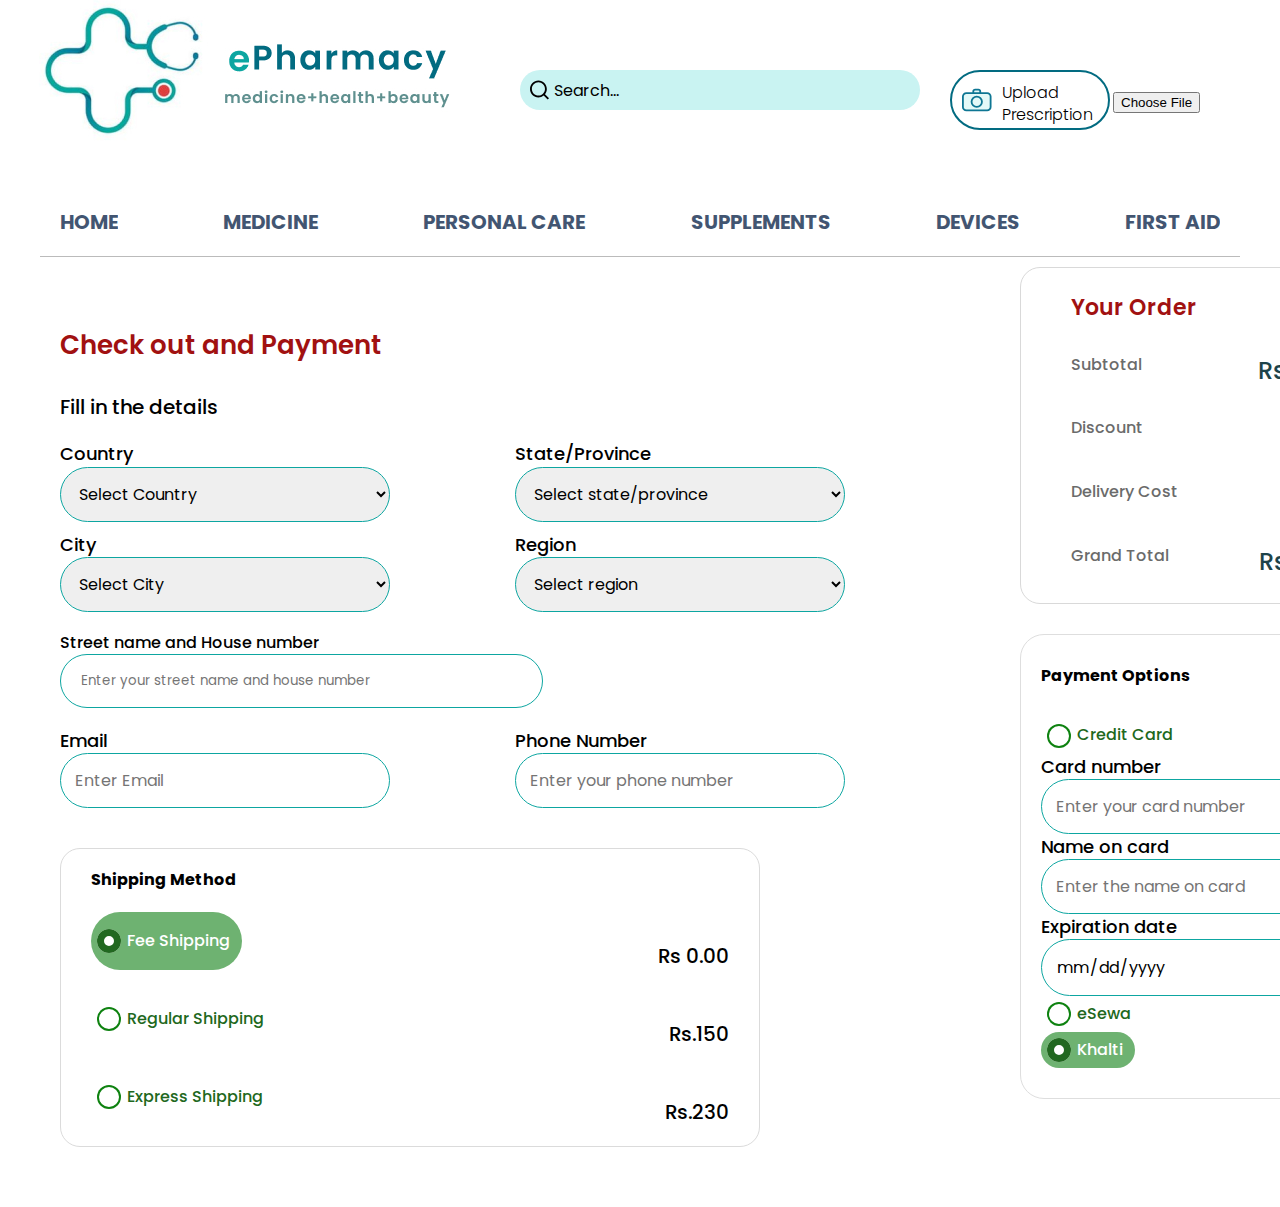
<file: payment.html>
<!DOCTYPE html>
<html lang="en">

<head>
    <meta charset="UTF-8">
    <meta name="viewport" content="width=device-width, initial-scale=1.0">
    <title>Payment</title>
    <link rel="stylesheet" href="payment.css">
</head>

<body>
    <div class="top">
        <div class="logo">
            <img src="/IMAGES/logo.jpg" alt="Image">
        </div>

        <div class="search">
            <div class="babysearch">
                <img src="searchbar.svg" alt="">
                <input type="text" name="search" placeholder="Search...">
            </div>
            <div class="file">
                <img src="camera-icon.svg" alt="camera-icon-png-greens">
                <label for="upload_doc">Upload <br> Prescription</label>
                <input type="file" name="prescription" placeholder="Uplaod Prescription">
            </div>
        </div>
        <div class="right-main">
            <div class="right">
                <div><img src="/Vector.svg" alt=""></div>
                <div class="cart">
                    <a href="">
                        <img src="solar_cart-large-minimalistic-outline.svg" alt="">
                    </a>
                </div>
                <div class="profile">
                    <a href="account.html">
                        <img src="Profile.svg" alt="">
                    </a>
                </div>
            </div>

        </div>
    </div>
    <div class="navbar">
        <a class="nav-link nav-link-grow-up" href="#">Home</a>
        <a class="nav-link nav-link-grow-up" href="#">Medicine</a>
        <a class="nav-link nav-link-grow-up" href="#">Personal Care</a>
        <a class="nav-link nav-link-grow-up" href="#">Supplements</a>
        <a class="nav-link nav-link-grow-up" href="#">Devices</a>
        <a class="nav-link nav-link-grow-up" href="#">First Aid</a>
    </div>
    <div class="main">
        <div class="leftt">
            <h3>Check out and Payment</h3>
            <p>Fill in the details</p>
            <div class="formcontainer">
                <div class="formcontrol2">
                    <label for="country">Country</label>
                    <select type="country" name="Country">
                        <option value="select">Select Country</option>
                        <option value="Nepal">Eastern</option>
                    </select>
                </div>
                <div class="formcontrol2">
                    <label for="state">State/Province</label>
                    <select type="state" name="state">
                        <option value="select">Select state/province</option>
                        <option value="Nepal">Province No 1</option>
                        <option value="Nepal">Madhesh Pradesh</option>
                        <option value="Nepal">Bagmati Pradesh</option>
                        <option value="Nepal">Gandaki Pradesh</option>
                        <option value="Nepal">Lumbini Pradesh</option>
                        <option value="Nepal">Karnali Pradesh</option>
                        <option value="Nepal">Sudur Pashchim Pradesh</option>
                    </select>
                </div>
                <div class="formcontrol2">
                    <label for="region">City</label>
                    <select type="region" name="City">
                        <option value="select">Select City</option>
                        <option value="Nepal">Kathmandu</option>
                        <option value="Nepal">Pokhara</option>
                        <option value="Nepal">Janakpur</option>
                        <option value="Nepal">Bharatpur</option>
                        <option value="Nepal">Nepalgunj</option>
                    </select>
                </div>
                <div class="formcontrol2">
                    <label for="region">Region</label>
                    <select type="region" name="region">
                        <option value="select">Select region</option>
                        <option value="Nepal">Eastern</option>
                        <option value="Nepal">Central</option>
                        <option value="Nepal">Western</option>
                        <option value="Nepal">Mid-Western</option>
                        <option value="Nepal">Far-Western</option>
                    </select>
                </div>
            </div>
            <div class="formcontrol3">
                <label for="email">Street name and House number</label>
                <input type="street" name="street" placeholder="Enter your street name and house number">
            </div>
            <div class="formcontainer">
                <div class="formcontrol2">
                    <label for="email">Email</label>
                    <input type="email" name="Email" placeholder="Enter Email">
                </div>
                <div class="formcontrol2">
                    <label for="Phone">Phone Number</label>
                    <input type="number" name="phone number" placeholder="Enter your phone number">
                </div>
            </div>
            <div class="shipping">
                <div class="shippingtype">
                    <h4>Shipping Method</h4>
                    <form>
                        <div class="ship1">
                            <label>
                                <input type="radio" name="radio" checked="">
                                <span>Fee Shipping</span>
                            </label>
                            <p>Rs 0.00</p>
                        </div>
                        <div class="ship1">
                            <label>
                                <input type="radio" name="radio">
                                <span>Regular Shipping</span>
                            </label>
                            <p>Rs.150</p>
                        </div>
                        <div class="ship1">
                            <label>
                                <input type="radio" name="radio">
                                <span>Express Shipping</span>
                            </label>
                            <p>Rs.230</p>
                        </div>

                    </form>
                </div>
            </div>



        </div>
        <div class="rightt">
            <div class="order">
                <h4>Your Order</h4>
                <div class="sub">
                    <h5>Subtotal</h5>
                    <p>Rs 33,897</p>
                </div>
                <div class="sub">
                    <h5>Discount</h5>
                    <p>Rs 230</p>
                </div>
                <div class="sub">
                    <h5>Delivery Cost</h5>
                    <p>Rs 100</p>
                </div>
                <div class="sub">
                    <h5>Grand Total</h5>
                    <p>Rs 33,767</p>
                </div>
            </div>
            <div class="payment">
                <h4>Payment Options</h4>
                <div class="formcontainerr">
                    <div class="shippingtype">
                        <label>
                            <input type="radio" name="radio" checked="">
                            <span>Credit Card</span>
                        </label>
                    </div>
                    <div class="formcontrol2">
                        <label for="email">Card number</label>
                        <input type="email" name="Email" placeholder="Enter your card number">
                    </div>
                    <div class="formcontrol2">
                        <label for="Phone">Name on card</label>
                        <input type="number" name="phone number" placeholder="Enter the name on card">
                    </div>
                    <div class="formcontrol2">
                        <label for="Date">Expiration date</label>
                        <input type="Date" id="Date" name="Enter Date">
                    </div>
                    <div class="shippingtype">
                        <label>
                            <input type="radio" name="radio" checked="">
                            <span>eSewa</span>
                        </label>
                    </div>
                    <div class="shippingtype">
                        <label>
                            <input type="radio" name="radio" checked="">
                            <span>Khalti</span>
                        </label>
                    </div>

                </div>

            </div>
        </div>


    </div>

</body>

</html>
</file>
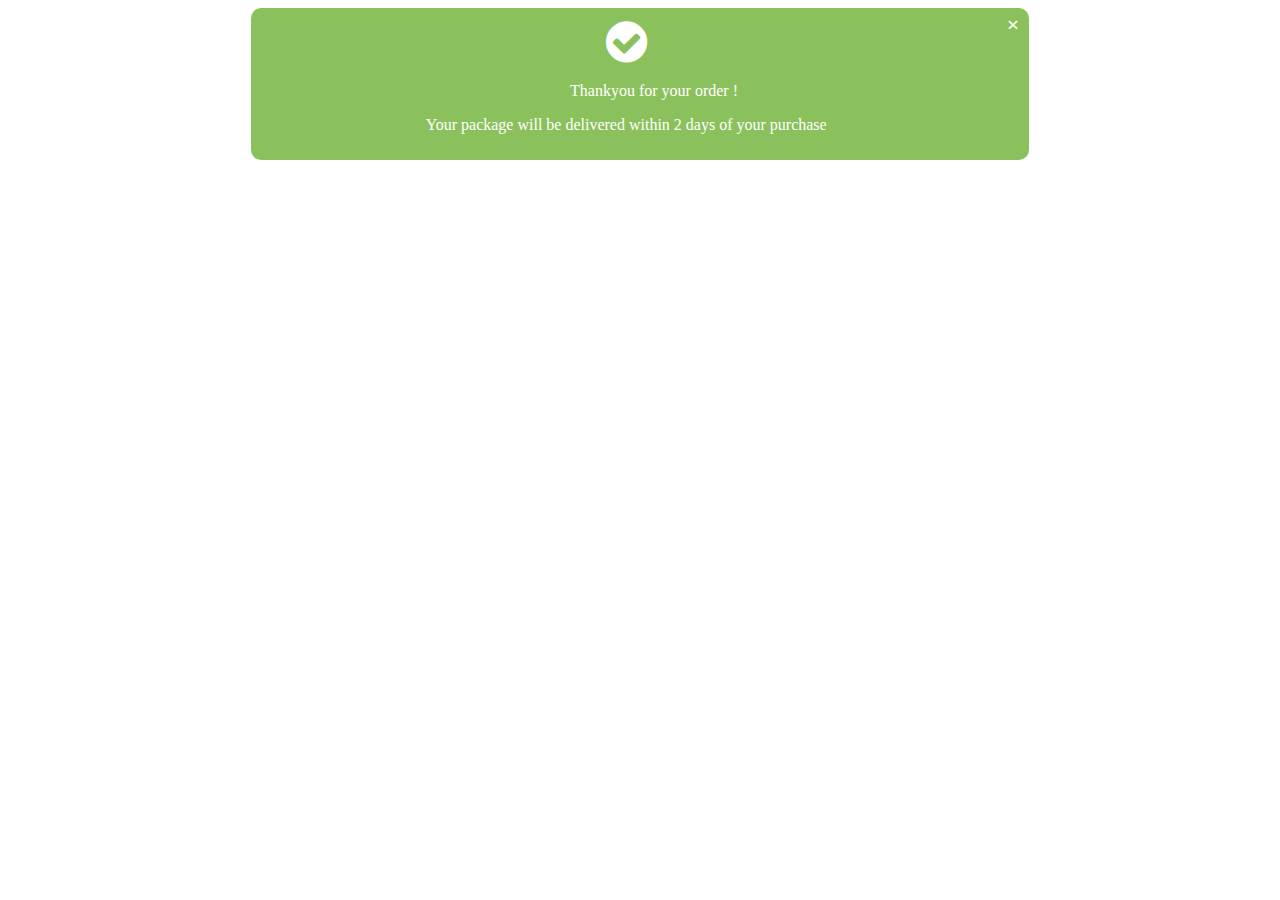
<file: pop-up.html>
<html lang="en">

<head>
    <meta charset="UTF-8">
    <meta name="viewport" content="width=device-width, initial-scale=1.0">
    <link rel='stylesheet' href='https://cdnjs.cloudflare.com/ajax/libs/font-awesome/4.7.0/css/font-awesome.min.css'>
    <title>Document</title>
</head>

<body>
    <div class="alert">
        <span class="closebtn" onclick="this.parentElement.style.display='none';">&times;</span>
        <div class="box">
            <i class="fa fa-check-circle" style="font-size:48px;color:white"></i>
            <div class="center">
                <p class="msg">Thankyou for your order ! </p>
                <p class="message">Your package will be delivered within 2 days of your purchase</p>
            </div>
        </div>
    </div>
</body>
<style>
    .alert {
        margin-top: 100px;
        padding: 30px;
        background-color: #8bc15c;
        color: white;
        width: fit-content;
        margin: auto;
        width: 60%;
        border: none;
        padding: 10px;
        border-radius: 10px;
    }

    .box i {
        margin: auto;
    }

    .closebtn {
        margin-left: 15px;
        color: white;
        font-weight: bold;
        float: right;
        font-size: 22px;
        line-height: 60%;
        cursor: pointer;
        transition: 0.3s;
    }

    .closebtn:hover {
        color: black;
    }

    .box {
        display: flex;
        flex-direction: column;

    }

    .center {
        margin: auto;
    }

    .msg {
        padding-left: 36%;
    }
</style>

</html>
</file>
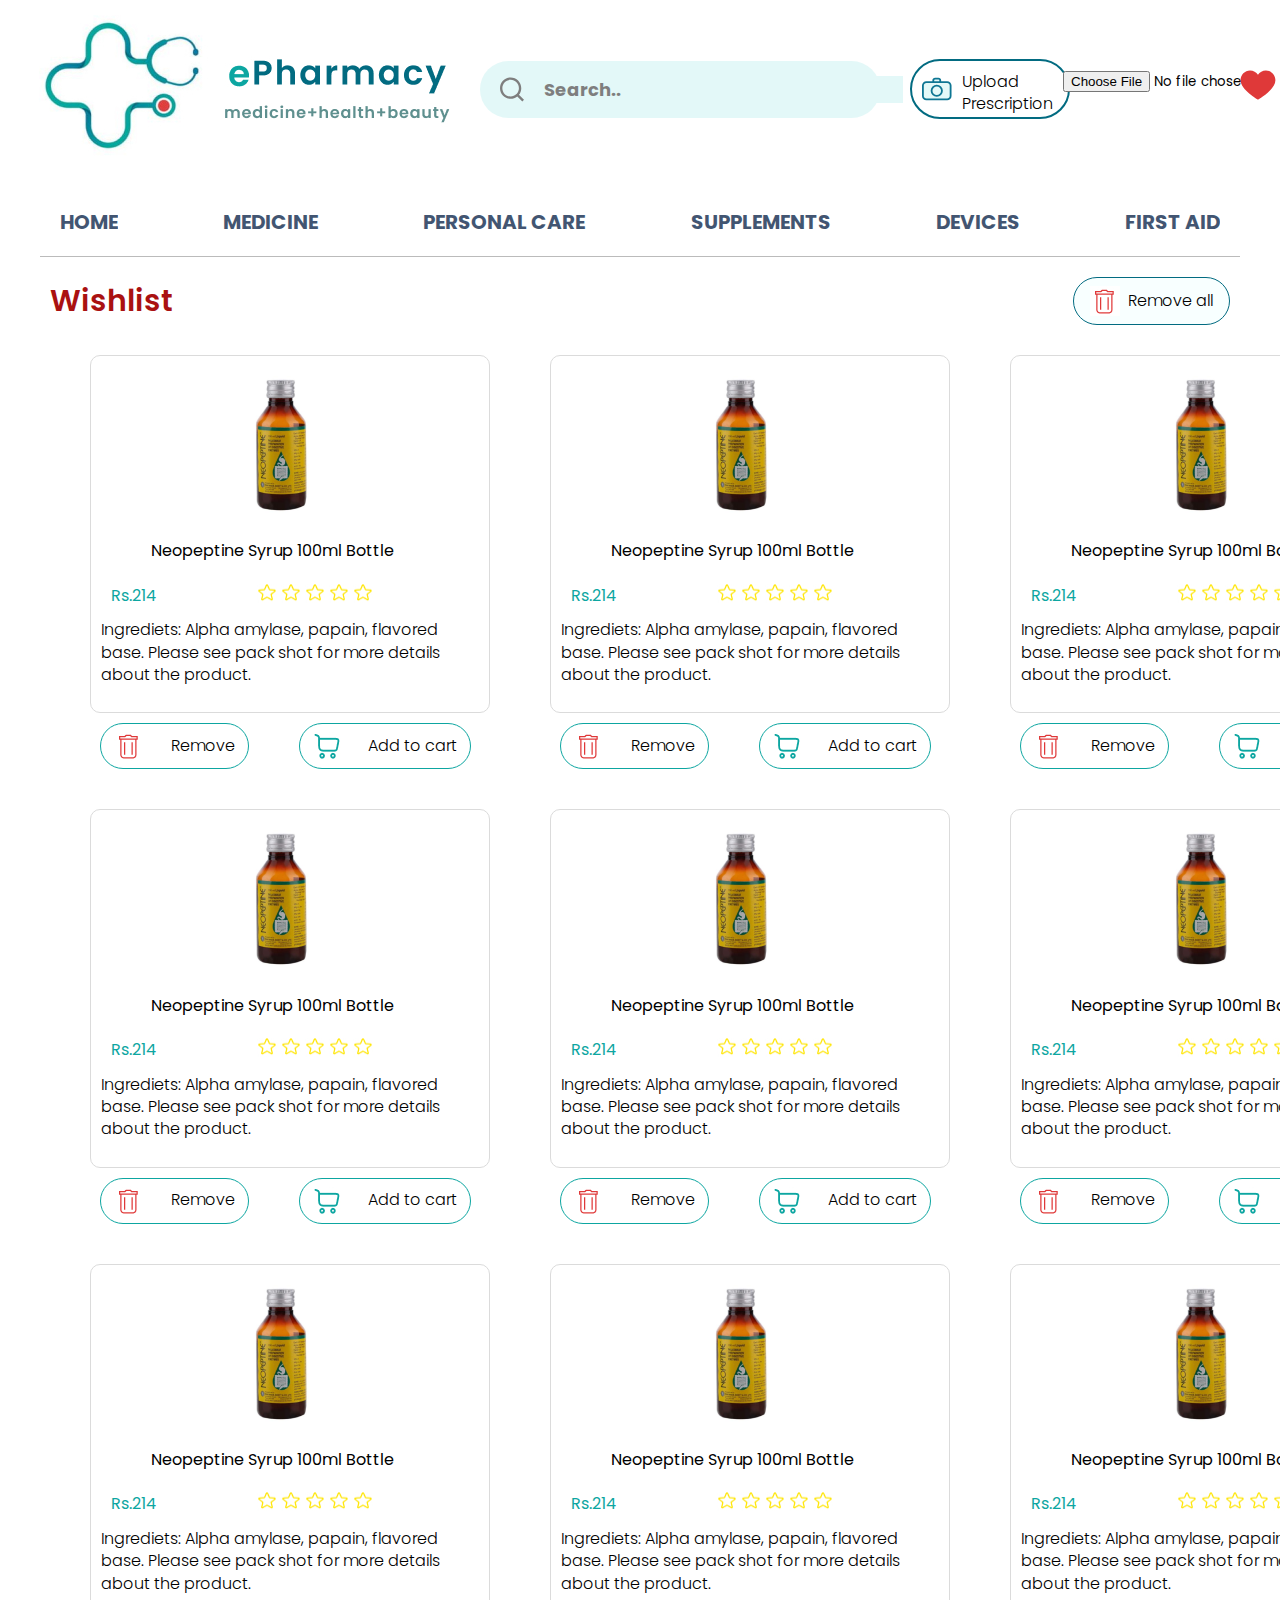
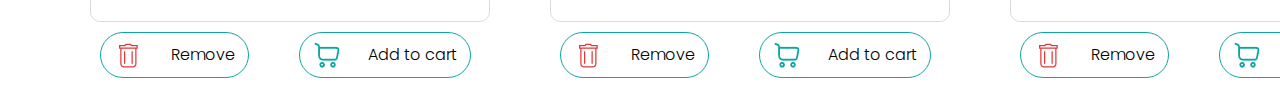
<file: wishlist.html>
<!DOCTYPE html>
<html lang="en">
<head>
    <meta charset="UTF-8">
    <meta name="viewport" content="width=device-width, initial-scale=1.0">
    <title>Wishlist</title>
    <link rel="stylesheet" href="wishlist.css">
</head>
<body>
    <div class="top">
        <div class="logo">
            <img src="/IMAGES/logo.jpg" alt="Image">

        </div>
        <div class="babysearch">
            <img src="searchbar.svg" alt="">
            <input placeholder="Search.." id="input" class="input" name="text" type="text">
        </div>
        <div class="file">
            <img src="camera-icon.svg" alt="camera-icon-png-greens">
            <label for="upload_doc">Upload <br> Prescription</label>
            <input type="file" name="prescription" placeholder="Uplaod Prescription">
        </div>
        <div class="right-main">
            <div class="right">
                <div><img src="/Vector.svg" alt=""></div>
                <div class="cart">
                    <a href="">
                        <img src="solar_cart-large-minimalistic-outline.svg" alt="">
                    </a>
                </div>
                <div class="profile">
                    <a href="account.html">
                        <img src="Profile.svg" alt="">
                    </a>
                </div>
            </div>

        </div>
    </div>

    <div class="navbar">
        <a class="nav-link nav-link-grow-up" href="#">Home</a>
        <a class="nav-link nav-link-grow-up" href="#">Medicine</a>
        <a class="nav-link nav-link-grow-up" href="#">Personal Care</a>
        <a class="nav-link nav-link-grow-up" href="#">Supplements</a>
        <a class="nav-link nav-link-grow-up" href="#">Devices</a>
        <a class="nav-link nav-link-grow-up" href="#">First Aid</a>
    </div> 
    <div class="head">
        <div class="wl">
            <p>Wishlist</p>
        </div>
        <div class="rv">
            <img src="IMAGES/mdi-light_delete.jpg" alt="">
            <p>Remove all</p>
        </div>
    </div>
    <div class="main">
        <div class="slide1">
            <div class="frame1">
                <div class="image-section">
                    <img src="/IMAGES/image 24.png" alt="">
                    <p>Neopeptine Syrup 100ml Bottle </p>
                </div>
                <div class="star-section">
                    <p><b>Rs.214</b></p>
                    <div class="star">
                        <img src="/IMAGES/ph_star.jpg" alt="">
                        <img src="/IMAGES/ph_star.jpg" alt="">
                        <img src="/IMAGES/ph_star.jpg" alt="">
                        <img src="/IMAGES/ph_star.jpg" alt="">
                        <img src="/IMAGES/ph_star.jpg" alt="">
                    </div>
                </div>
                <div class="para">
                    Ingrediets: Alpha amylase, papain, flavored base. Please see pack shot for more details about the product.
                </div>
            </div>
            <div class="frame2">
                <div class="side1">
                    <img src="IMAGES/mdi-light_delete.jpg" alt="">
                    <p>Remove</p>
                </div>
                <div class="side1">
                    <img src="IMAGES/solar_cart-large-minimalistic-outline.jpg" alt="">
                    <p>Add to cart</p>
                </div>
            </div>
        </div>
        <div class="slide1">
            <div class="frame1">
                <div class="image-section">
                    <img src="/IMAGES/image 24.png" alt="">
                    <p>Neopeptine Syrup 100ml Bottle </p>
                </div>
                <div class="star-section">
                    <p><b>Rs.214</b></p>
                    <div class="star">
                        <img src="/IMAGES/ph_star.jpg" alt="">
                        <img src="/IMAGES/ph_star.jpg" alt="">
                        <img src="/IMAGES/ph_star.jpg" alt="">
                        <img src="/IMAGES/ph_star.jpg" alt="">
                        <img src="/IMAGES/ph_star.jpg" alt="">
                    </div>
                </div>
                <div class="para">
                    Ingrediets: Alpha amylase, papain, flavored base. Please see pack shot for more details about the product.
                </div>
            </div>
            <div class="frame2">
                <div class="side1">
                    <img src="IMAGES/mdi-light_delete.jpg" alt="">
                    <p>Remove</p>
                </div>
                <div class="side1">
                    <img src="IMAGES/solar_cart-large-minimalistic-outline.jpg" alt="">
                    <p>Add to cart</p>
                </div>
            </div>
        </div>
        <div class="slide1">
            <div class="frame1">
                <div class="image-section">
                    <img src="/IMAGES/image 24.png" alt="">
                    <p>Neopeptine Syrup 100ml Bottle </p>
                </div>
                <div class="star-section">
                    <p><b>Rs.214</b></p>
                    <div class="star">
                        <img src="/IMAGES/ph_star.jpg" alt="">
                        <img src="/IMAGES/ph_star.jpg" alt="">
                        <img src="/IMAGES/ph_star.jpg" alt="">
                        <img src="/IMAGES/ph_star.jpg" alt="">
                        <img src="/IMAGES/ph_star.jpg" alt="">
                    </div>
                </div>
                <div class="para">
                    Ingrediets: Alpha amylase, papain, flavored base. Please see pack shot for more details about the product.
                </div>
            </div>
            <div class="frame2">
                <div class="side1">
                    <img src="IMAGES/mdi-light_delete.jpg" alt="">
                    <p>Remove</p>
                </div>
                <div class="side1">
                    <img src="IMAGES/solar_cart-large-minimalistic-outline.jpg" alt="">
                    <p>Add to cart</p>
                </div>
            </div>
        </div>
    </div>
    <div class="main">
        <div class="slide1">
            <div class="frame1">
                <div class="image-section">
                    <img src="/IMAGES/image 24.png" alt="">
                    <p>Neopeptine Syrup 100ml Bottle </p>
                </div>
                <div class="star-section">
                    <p><b>Rs.214</b></p>
                    <div class="star">
                        <img src="/IMAGES/ph_star.jpg" alt="">
                        <img src="/IMAGES/ph_star.jpg" alt="">
                        <img src="/IMAGES/ph_star.jpg" alt="">
                        <img src="/IMAGES/ph_star.jpg" alt="">
                        <img src="/IMAGES/ph_star.jpg" alt="">
                    </div>
                </div>
                <div class="para">
                    Ingrediets: Alpha amylase, papain, flavored base. Please see pack shot for more details about the product.
                </div>
            </div>
            <div class="frame2">
                <div class="side1">
                    <img src="IMAGES/mdi-light_delete.jpg" alt="">
                    <p>Remove</p>
                </div>
                <div class="side1">
                    <img src="IMAGES/solar_cart-large-minimalistic-outline.jpg" alt="">
                    <p>Add to cart</p>
                </div>
            </div>
        </div>
        <div class="slide1">
            <div class="frame1">
                <div class="image-section">
                    <img src="/IMAGES/image 24.png" alt="">
                    <p>Neopeptine Syrup 100ml Bottle </p>
                </div>
                <div class="star-section">
                    <p><b>Rs.214</b></p>
                    <div class="star">
                        <img src="/IMAGES/ph_star.jpg" alt="">
                        <img src="/IMAGES/ph_star.jpg" alt="">
                        <img src="/IMAGES/ph_star.jpg" alt="">
                        <img src="/IMAGES/ph_star.jpg" alt="">
                        <img src="/IMAGES/ph_star.jpg" alt="">
                    </div>
                </div>
                <div class="para">
                    Ingrediets: Alpha amylase, papain, flavored base. Please see pack shot for more details about the product.
                </div>
            </div>
            <div class="frame2">
                <div class="side1">
                    <img src="IMAGES/mdi-light_delete.jpg" alt="">
                    <p>Remove</p>
                </div>
                <div class="side1">
                    <img src="IMAGES/solar_cart-large-minimalistic-outline.jpg" alt="">
                    <p>Add to cart</p>
                </div>
            </div>
        </div>
        <div class="slide1">
            <div class="frame1">
                <div class="image-section">
                    <img src="/IMAGES/image 24.png" alt="">
                    <p>Neopeptine Syrup 100ml Bottle </p>
                </div>
                <div class="star-section">
                    <p><b>Rs.214</b></p>
                    <div class="star">
                        <img src="/IMAGES/ph_star.jpg" alt="">
                        <img src="/IMAGES/ph_star.jpg" alt="">
                        <img src="/IMAGES/ph_star.jpg" alt="">
                        <img src="/IMAGES/ph_star.jpg" alt="">
                        <img src="/IMAGES/ph_star.jpg" alt="">
                    </div>
                </div>
                <div class="para">
                    Ingrediets: Alpha amylase, papain, flavored base. Please see pack shot for more details about the product.
                </div>
            </div>
            <div class="frame2">
                <div class="side1">
                    <img src="IMAGES/mdi-light_delete.jpg" alt="">
                    <p>Remove</p>
                </div>
                <div class="side1">
                    <img src="IMAGES/solar_cart-large-minimalistic-outline.jpg" alt="">
                    <p>Add to cart</p>
                </div>
            </div>
        </div>
    </div>
    <div class="main">
        <div class="slide1">
            <div class="frame1">
                <div class="image-section">
                    <img src="/IMAGES/image 24.png" alt="">
                    <p>Neopeptine Syrup 100ml Bottle </p>
                </div>
                <div class="star-section">
                    <p><b>Rs.214</b></p>
                    <div class="star">
                        <img src="/IMAGES/ph_star.jpg" alt="">
                        <img src="/IMAGES/ph_star.jpg" alt="">
                        <img src="/IMAGES/ph_star.jpg" alt="">
                        <img src="/IMAGES/ph_star.jpg" alt="">
                        <img src="/IMAGES/ph_star.jpg" alt="">
                    </div>
                </div>
                <div class="para">
                    Ingrediets: Alpha amylase, papain, flavored base. Please see pack shot for more details about the product.
                </div>
            </div>
            <div class="frame2">
                <div class="side1">
                    <img src="IMAGES/mdi-light_delete.jpg" alt="">
                    <p>Remove</p>
                </div>
                <div class="side1">
                    <img src="IMAGES/solar_cart-large-minimalistic-outline.jpg" alt="">
                    <p>Add to cart</p>
                </div>
            </div>
        </div>
        <div class="slide1">
            <div class="frame1">
                <div class="image-section">
                    <img src="/IMAGES/image 24.png" alt="">
                    <p>Neopeptine Syrup 100ml Bottle </p>
                </div>
                <div class="star-section">
                    <p><b>Rs.214</b></p>
                    <div class="star">
                        <img src="/IMAGES/ph_star.jpg" alt="">
                        <img src="/IMAGES/ph_star.jpg" alt="">
                        <img src="/IMAGES/ph_star.jpg" alt="">
                        <img src="/IMAGES/ph_star.jpg" alt="">
                        <img src="/IMAGES/ph_star.jpg" alt="">
                    </div>
                </div>
                <div class="para">
                    Ingrediets: Alpha amylase, papain, flavored base. Please see pack shot for more details about the product.
                </div>
            </div>
            <div class="frame2">
                <div class="side1">
                    <img src="IMAGES/mdi-light_delete.jpg" alt="">
                    <p>Remove</p>
                </div>
                <div class="side1">
                    <img src="IMAGES/solar_cart-large-minimalistic-outline.jpg" alt="">
                    <p>Add to cart</p>
                </div>
            </div>
        </div>
        <div class="slide1">
            <div class="frame1">
                <div class="image-section">
                    <img src="/IMAGES/image 24.png" alt="">
                    <p>Neopeptine Syrup 100ml Bottle </p>
                </div>
                <div class="star-section">
                    <p><b>Rs.214</b></p>
                    <div class="star">
                        <img src="/IMAGES/ph_star.jpg" alt="">
                        <img src="/IMAGES/ph_star.jpg" alt="">
                        <img src="/IMAGES/ph_star.jpg" alt="">
                        <img src="/IMAGES/ph_star.jpg" alt="">
                        <img src="/IMAGES/ph_star.jpg" alt="">
                    </div>
                </div>
                <div class="para">
                    Ingrediets: Alpha amylase, papain, flavored base. Please see pack shot for more details about the product.
                </div>
            </div>
            <div class="frame2">
                <div class="side1">
                    <img src="IMAGES/mdi-light_delete.jpg" alt="">
                    <p>Remove</p>
                </div>
                <div class="side1">
                    <img src="IMAGES/solar_cart-large-minimalistic-outline.jpg" alt="">
                    <p>Add to cart</p>
                </div>
            </div>
        </div>
    </div>
</body>
</html>
</file>
<file: style.css>
@import url('https://fonts.googleapis.com/css2?family=Fira+Sans+Condensed:wght@200&family=Poppins:wght@200;400&family=Roboto:ital,wght@1,100&display=swap');


* {
    margin: 0;
    padding: 0;
    box-sizing: border-box;
}

html,
body {
    line-height: 1.4;
    font-weight: 300;
    font-family: "Poppins";
}

.top {
    display: flex;
    display: inline-flex;
    align-items: center;
    gap: 60px;
}

.top2 {
    display: flex;
    justify-content: space-between;

}

.logo img {
    width: 450px;
    height: 140px;
}

.babysearch {
    display: flex;
    width: 400px;
    padding: 15px 50px 15px 20px;
    align-items: center;
    gap: 20px;
    border-radius: 40px;
    opacity: 0.5;
    background: #C9F3F2;
}

.file {
    height: 60px;
    width: 160px;
    display: flex;
    gap: 10px;
    border-radius: 30px;
    background-color: #C9F3F2;
    outline: none;
    padding: 10px;
    border: 2px solid #026B81;
    background: #FFF;
}

.file img {
    width: 30px;
}
.right-main{
    margin-left: 70px;
}
.babysearch input[type="text"] {
    width: 400px;
    font-size: 18px;
    background-color: #C9F3F2;
    font-size: 18px;
    font-family: "Poppins";
    font-weight: bold;
    border: 0;
    outline: none;
    border-color: #C9F3F2;
    color: #0c0c0c;
}

input[type="text"]::placeholder {
    color: black;

}

.search input[type="file"] {
    padding: 10px;
}

.right {
    padding: 70px;
    display: flex;
    flex-direction: row;
    gap: 20px;
}
#upload_doc{
    visibility: hidden;
}

.right img {
    width: 36px;
    height: 30px;
}

.cart {
    width: 36px;
    height: 38px;
}
.profile {
    width: 26px;
    height: 30px;
}

.navbar {
    list-style: none;
    display: flex;
    justify-content: space-between;
    margin: 10px 40px;
    gap: 40px;
}

.navbar {
    border-bottom: 1px solid #BBBBBB;
}

.nav-link {
    font-weight: bold;
    font-size: 20px;
    text-transform: uppercase;
    text-decoration: none;
    color: #050c15;
    padding: 20px 0px;
    margin: 0px 20px;
    display: inline-block;
    position: relative;
    opacity: 0.75;
}

.nav-link:hover {
    opacity: 1;
}

.nav-link::before {
    transition: 300ms;
    height: 5px;
    content: "";
    position: absolute;
    background-color: #0DA6A1;
    border-radius: 10px;
}

.nav-link-ltr::before {
    width: 0%;
    bottom: 10px;
}

.nav-link-ltr:hover::before {
    width: 100%;
}

.nav-link-fade-up::before {
    width: 100%;
    bottom: 5px;
    opacity: 0;
}

.nav-link-fade-up:hover::before {
    bottom: 10px;
    opacity: 1;
}

.nav-link-grow-up::before {
    height: 0%;
    width: 100%;
    bottom: 0px;
}

.nav-link-grow-up:hover::before {
    height: 5px;
}

.main {
    font-family: "Poppins";
    height: 500px;
    width: 600px;
    margin: 40px;
    display: flex;
    justify-content: space-between;
    gap: 400px;
}

.formcontainer {
    font-family: "Poppins";
    gap: 20px;
    margin-top: 20px;
    display: flex;
    flex-direction: column;
    grid-template-columns: repeat(auto-fit, minmax(200px, 1fr));
}

h1 {
    color: #A11111;
}

.formcontainer input {
    font-size: 20px;
    border: 1px solid rgb(13, 114, 91);
    border-radius: 30px;
    font-family: "Poppins";
}

.email {
    display: flex;
    flex-direction: column;
    align-items: flex-start;
    gap: 10px;
}

.email label {
    color: #026B81;
    font-size: 16px;
    font-weight: 500;
    line-height: normal;
    font-family: "Poppins";
}

.password {
    display: flex;
    flex-direction: column;
    align-items: flex-start;
    gap: 10px;
}

.password label {
    color: #026B81;
    font-size: 16px;
    font-weight: 500;
    line-height: normal;
    font-family: "Poppins";
}

input[id="email"] {
    display: flex;
    width: 458px;
    padding: 16px 100px 16px 20px;
    align-items: flex-start;
    gap: 10px;
}

input[id="password"] {
    display: flex;
    width: 458px;
    padding: 16px 100px 16px 20px;
    align-items: flex-start;
    gap: 10px;
}

.formcontrol {
    display: flex;
    width: 414px;
    justify-content: center;
    align-items: center;
    gap: 100px;
    font-family: "Poppins";
}
input[id="keep-me-logged"]{
    height: 20px;
    width: 20px;

}
.loginn{
    align-items: center;
    gap: 10px;
}
.loginn label{
    font-size: 14px;
}
.formcontrol p {
    font-size: 14px;
}
input[type="submit"] {
    width: 400px;
    height: 40px;
    font-family: "Poppins";
    margin-top: 10px;
    border: 1px solid #ccc;
    border-radius: 30px;
    font-size: 16px;
    color: aliceblue;
    background-color: #45AAA7;
    outline: none;
}

.pic img {
    height: 400px;
}

.notamember {
    margin-left: 80px;
    font-size: medium;
    font-weight: 500;
}


.main2 {
    height: 600px;
    padding: 0px 50px;
}

.applybox2 {
    padding: 15px 20px;

}

.applybox2 h1 {
    font-size: 30px;
    display: flex;
    flex-direction: row;
}

.formcontainer2 {
    width: 900px;
    padding: 20px 0px;
    display: grid;
    grid-template-columns: repeat(auto-fit, minmax(380px, 1fr));
    gap: 10px;
    margin-right: 300px;
    font-family: "Poppins";
}

.formcontrol2 {
    display: flex;
    flex-direction: column;
    font-size: 20px;
    font-size: large;
    font-weight: 500;
    font-family: "Poppins";
}

.formcontrol2 input,
select {
    width: 330px;
    padding: 14px;
    font-size: 16px;
    border-radius: 30px;
    border: 1px solid #0DA6A1;
    font-family: "Poppins";
}

.formcontrol3 input,
label {
    font-size: medium;
    font-weight: 500;
    font-family: "Poppins";
}

.sec-right img {
    height: 400px;
    width: 500px;
}
.footer {
    display: flex;
    justify-content: space-between;
    padding: 40px;
    gap: 10px;
}

.gmail {
    display: flex;
    gap: 10px;
    padding: 10px 0px;
}

.contact,
.aboutus {
    font-size: 14px;
    font-family: Poppins;
    font-style: normal;
    font-weight: 400;
    line-height: normal;
}

.contact h3,
.aboutus h3 {
    padding-bottom: 10px;
    color: #0DA6A1;
}

.aboutus p {
    font-size: 14px;
    padding: 10px 0px;
}

.copyright {
    padding: 10px 0px;
    color: black;
    font-size: 13px;
    font-weight: 400;
    line-height: normal;
}

.PTC {
    display: flex;
    justify-content: space-between;
}

.pp a,
.tc a,
.cs a {
    color: #0DA6A1;
}
</file>
<file: account.css>
@import url('https://fonts.googleapis.com/css2?family=Fira+Sans+Condensed:wght@200&family=Poppins:wght@200;400&family=Roboto:ital,wght@1,100&display=swap');

* {
    margin: 0;
    padding: 0;
    box-sizing: border-box;
    font-family: "Poppins";
}

html,
body {
    line-height: 1.4;
    font-weight: 300;
    font-family: "Poppins";
}

.top {
    display: flex;
    justify-content: space-between;
}

.search {
    width: 400px;
    padding: 70px;
    height: 40px;
    gap: 30px;
    display: flex;
    justify-content: space-between;
    margin-right: 350px;
}

.babysearch {
    width: 400px;
    height: 40px;
    padding: 10px;
    display: flex;
    flex-direction: row;
    gap: 5px;
    border-radius: 30px;
    background-color: #C9F3F2;
    outline: none;
}

.file {
    height: 60px;
    width: 160px;
    display: flex;
    gap: 10px;
    border-radius: 30px;
    background-color: #C9F3F2;
    outline: none;
    padding: 10px;
    border: 2px solid #026B81;
    background: #FFF;
}

.file img {
    width: 30px;
}
.right-main{
    margin-left: 70px;
}

.babysearch input[type="text"] {
    width: 400px;
    font-size: 16px;
    background-color: #C9F3F2;
    border: 0;
    outline: none;
    border-color: #C9F3F2;
    color: #0c0c0c;
}

input[type="text"]::placeholder {
    color: black;

}

.search input[type="file"] {
    width: 100px;
    padding: 10px;
}

.right {
    padding: 70px;
    display: flex;
    gap: 20px;
}

.right img {
    width: 36px;
    height: 30px;
}

.cart {
    width: 36px;
    height: 38px;
}

.profile {
    width: 26px;
    height: 30px;
}

.navbar {
    list-style: none;
    display: flex;
    justify-content: space-between;
    margin: 10px 40px;
    gap: 40px;
}

.navbar {
    border-bottom: 1px solid #BBBBBB;
}

.nav-link {
    font-weight: bold;
    font-size: 20px;
    text-transform: uppercase;
    text-decoration: none;
    color: #031D44;
    padding: 20px 0px;
    margin: 0px 20px;
    display: inline-block;
    position: relative;
    opacity: 0.75;
}

.nav-link:hover {
    opacity: 1;
}

.nav-link::before {
    transition: 300ms;
    height: 5px;
    content: "";
    position: absolute;
    background-color: #0DA6A1;
    border-radius: 10px;
}

.nav-link-ltr::before {
    width: 0%;
    bottom: 10px;
}

.nav-link-ltr:hover::before {
    width: 100%;
}

.nav-link-fade-up::before {
    width: 100%;
    bottom: 5px;
    opacity: 0;
}

.nav-link-fade-up:hover::before {
    bottom: 10px;
    opacity: 1;
}

.nav-link-grow-up::before {
    height: 0%;
    width: 100%;
    bottom: 0px;
}

.nav-link-grow-up:hover::before {
    height: 5px;
}

.main {
    padding-top: 20px;
    padding-left: 30px;
    padding-right: 100px;
    display: flex;
    justify-content: space-between;
    align-items: center;
}

.left {
    padding: 20px 80px;
    width: 580px;
}

.ac {
    display: flex;
    flex-direction: row;
    justify-content: space-between;
}

.ac p {
    color: #A11111;
    font-size: 30px;
    font-weight: 600;
    line-height: normal;
    text-transform: capitalize;
}

.edit {
    display: flex;
    padding: 9px 18px;
    align-items: center;
    gap: 13px;
    border-radius: 23px;
    border: 1.6px solid #0DA6A1;
}

.edit img {
    width: 13.19px;
    height: 12.547px;
}

.edit p {
    color: #0DA6A1;
    font-size: 13.966px;
    font-family: Poppins;
    font-style: normal;
    font-weight: 400;
    line-height: normal;
}

.un {
    padding: 15px;
    display: flex;
    align-items: center;
    gap: 30px;
}

.switch {
    --button-width: 3.5em;
    --button-height: 2em;
    --toggle-diameter: 1.5em;
    --button-toggle-offset: calc((var(--button-height) - var(--toggle-diameter)) / 2);
    --toggle-shadow-offset: 10px;
    --toggle-wider: 3em;
    --color-grey: #cccccc;
    --color-green: #4296f4;
}

.slider {
    display: inline-block;
    width: var(--button-width);
    height: var(--button-height);
    background-color: var(--color-grey);
    border-radius: calc(var(--button-height) / 2);
    position: relative;
    transition: 0.3s all ease-in-out;
}

.slider::after {
    content: "";
    display: inline-block;
    width: var(--toggle-diameter);
    height: var(--toggle-diameter);
    background-color: #fff;
    border-radius: calc(var(--toggle-diameter) / 2);
    position: absolute;
    top: var(--button-toggle-offset);
    transform: translateX(var(--button-toggle-offset));
    box-shadow: var(--toggle-shadow-offset) 0 calc(var(--toggle-shadow-offset) * 4) rgba(0, 0, 0, 0.1);
    transition: 0.3s all ease-in-out;
}

.switch input[type="checkbox"]:checked+.slider {
    background-color: var(--color-green);
}

.switch input[type="checkbox"]:checked+.slider::after {
    transform: translateX(calc(var(--button-width) - var(--toggle-diameter) - var(--button-toggle-offset)));
    box-shadow: calc(var(--toggle-shadow-offset) * -1) 0 calc(var(--toggle-shadow-offset) * 4) rgba(0, 0, 0, 0.1);
}

.switch input[type="checkbox"] {
    display: none;
}

.switch input[type="checkbox"]:active+.slider::after {
    width: var(--toggle-wider);
}

.switch input[type="checkbox"]:checked:active+.slider::after {
    transform: translateX(calc(var(--button-width) - var(--toggle-wider) - var(--button-toggle-offset)));
}

.name h4 {
    color: #026B81;
}

.name p {
    font-size: 16px;
    font-weight: 400;
}

.theme {
    display: flex;
    justify-content: space-between;
    margin-top: 20px;

}

.theme p {
    color: #000;
    font-size: 18px;
    font-weight: 500;
    margin: 10px 30px;
}

.logout {
    width: 300px;
    margin: 20px;
    margin-bottom: 30px;
    display: flex;
    align-items: center;
    padding: 20px 40px;
    gap: 30px;
    border-radius: 30px;
    background: #E4F9F8;
}

.frame2 {
    border-radius: 20px;
    border: 1px solid #DFDFDF;
    background: #FCFFFF;
    padding: 20px;
}

.logout a {
    color: #023039;
    font-size: 20px;
    font-weight: 500;
    list-style: none;
    text-decoration: none;
}

.main-add {
    padding: 10px 10px;
    display: flex;
    gap: 20px;
    border-bottom: 1px solid #C9C9C9;
}

.main-add img {
    width: 44px;
    height: 44px;
}

.new-add {
    display: flex;
    padding: 18px 30px 18px 60px;
    align-items: center;
    gap: 16px;
}

.new-add {
    color: #026B81;
    font-size: 20px;
    font-family: Poppins;
    font-style: normal;
    font-weight: 500;
    line-height: normal;
}

.rightt {
    flex-direction: column;
}

.tyo {
    height: 230px;
    display: flex;
    padding: 14px 20px 30px 20px;
    flex-direction: column;
    gap: 20px;
    border-radius: 20px;
    border: 1px solid #DFDFDF;
    background: #FCFFFF;
}

.tyo input {
    display: flex;
    width: 321px;
    padding: 16px 60px 16px 20px;
    gap: 10px;
    border-radius: 30px;
    border: 1px solid #0DA6A1;
    font-size: 16px;
    font-weight: 400;
    color: #0DA6A1;
}

.tyo p {
    display: flex;
    width: 241px;
    padding: 14px 100px;
    border-radius: 30px;
    border: 1px solid #E4F9F8;
    background: #45AAA7;
    color: #E4F9F8;
    font-size: 16px;
    font-weight: 500;
}

.order {
    margin-top: 20px;
    border-radius: 20px;
    border: 1px solid #DFDFDF;
    background: #FCFFFF;
}

.order h4 {
    display: flex;
    padding: 10px 10px 10px 22px;
    gap: 10px;
    color: #0DA6A1;
}

.your {
    display: flex;
    padding: 20px 26px;
    align-items: flex-start;
    gap: 50px;
    border-bottom: 1px solid #D0D0D0;
}

.or,
.in {
    font-size: 16px;
    font-weight: 400;
}

.or h6,
.in h6 {
    font-size: 16px;
    font-weight: 400;
    color: #A11111;
    font-weight: bold;
}

.in {
    margin-top: 15px;
    color: #A11111;
}

.in h6 {
    color: #026B81
}

.more {
    width: 100px;
    padding: 14px 30px;
    border-radius: 16px;
    border: 1.383px solid #F2F2F2;
    background: #0E7693;
    color: #E4F9F8;
    font-size: 16px;
    font-weight: 500;
    margin: 10px 10px 10px 300px;

}

.tools {
    margin-top: 30px;
    border-radius: 30px;
    border: 1px solid #DFDFDF;
    background: #FCFFFF;
}

.tools h4 {
    padding-left: 30px;
    padding-top: 20px;
}

.cc {
    display: flex;
    padding: 20px 28px 20px 16px;
    align-items: center;
    gap: 32px;
    border-bottom: 1px solid #C9C9C9;
}

.cc p,
.cc1 p,
.cc2 p {
    color: black;
    font-weight: bold;
    gap: 14px;
}

.cc1 {
    display: flex;
    padding: 20px 36px 20px 16px;
    align-items: center;
    gap: 62px;
    border-bottom: 1px solid #C9C9C9;
}
.cc1 img{
    padding-left: 10px;
    
}

.cc2 {
    display: flex;
    padding: 14px 28px 14px 16px;
    align-items: center;
    gap: 30px;
    border-bottom: 1px solid #C9C9C9;
}


.new {
    display: flex;
    padding: 24px 30px 20px 130px;
    align-items: center;
    gap: 16px;
}

.new p {
    color: #026B81;
    font-size: 20px;
    font-family: Poppins;
    font-style: normal;
    font-weight: 500;
    line-height: normal;
}

.help {
    display: flex;
    padding: 16px 20px 20px 20px;
    flex-direction: column;
    align-items: flex-start;
    gap: 28px;
}

.help h3 {
    color: #A11;
}

.gmail {
    display: flex;
    gap: 20px;
    align-items: center;
}

.gmail-sub {
    display: flex;
    gap: 10px;
}

.help {
    margin-top: 30px;
    display: flex;
    padding: 16px 20px 20px 20px;
    flex-direction: column;
    align-items: flex-start;
    gap: 28px;
    border-radius: 20px;
    border: 2px solid #DFDFDF;
    background: #FCFFFF;
}

.help p {
    color: #000;
    font-size: 16px;
    font-weight: 400;

}

.help p1 {
    color: #0E7693;
    font-weight: bold;
}

.ph {
    display: flex;
    gap: 20px;
    align-items: center;
}

.ph p {
    font-size: 18px;
    font-weight: 590;
}
</file>
<file: cart.css>
@import url('https://fonts.googleapis.com/css2?family=Fira+Sans+Condensed:wght@200&family=Poppins:wght@200;400&family=Roboto:ital,wght@1,100&display=swap');

* {
    margin: 0;
    padding: 0;
    box-sizing: border-box;
    font-family: "Poppins";
}

html,
body {
    line-height: 1.4;
    font-weight: 300;
    font-family: "Poppins";
}

.top {
    display: flex;
    display: inline-flex;
    align-items: center;
    gap: 30px;
}

.babysearch {
    display: flex;
    width: 400px;
    padding: 15px 50px 15px 20px;
    align-items: center;
    gap: 20px;
    border-radius: 40px;
    opacity: 0.5;
    background: #C9F3F2;
}

.file {
    height: 60px;
    width: 160px;
    display: flex;
    gap: 10px;
    border-radius: 30px;
    background-color: #C9F3F2;
    outline: none;
    padding: 10px;
    border: 2px solid #026B81;
    background: #FFF;
}

.file img {
    width: 30px;
}
.right-main{
    margin-left: 70px;
}

.babysearch input[type="text"] {
    width: 400px;
    font-size: 18px;
    background-color: #C9F3F2;
    font-size: 18px;
    font-family: "Poppins";
    font-weight: bold;
    border: 0;
    outline: none;
    border-color: #C9F3F2;
    color: #0c0c0c;
}

input[type="text"]::placeholder {
    color: black;

}

.search input[type="file"] {
    width: 100px;
    padding: 10px;
}

.right {
    padding: 70px;
    display: flex;
    flex-direction: row;
    gap: 20px;
}

.right img {
    width: 36px;
    height: 30px;
}

.cart {
    width: 36px;
    height: 38px;
}

.profile {
    width: 26px;
    height: 30px;
}

.navbar {
    list-style: none;
    display: flex;
    justify-content: space-between;
    margin: 10px 40px;
    gap: 40px;
}

.navbar {
    border-bottom: 1px solid #BBBBBB;
}

.nav-link {
    font-weight: bold;
    font-size: 20px;
    text-transform: uppercase;
    text-decoration: none;
    color: #031D44;
    padding: 20px 0px;
    margin: 0px 20px;
    display: inline-block;
    position: relative;
    opacity: 0.75;
}

.nav-link:hover {
    opacity: 1;
}

.nav-link::before {
    transition: 300ms;
    height: 5px;
    content: "";
    position: absolute;
    background-color: #0DA6A1;
    border-radius: 10px;
}

.nav-link-ltr::before {
    width: 0%;
    bottom: 10px;
}

.nav-link-ltr:hover::before {
    width: 100%;
}

.nav-link-fade-up::before {
    width: 100%;
    bottom: 5px;
    opacity: 0;
}

.nav-link-fade-up:hover::before {
    bottom: 10px;
    opacity: 1;
}

.nav-link-grow-up::before {
    height: 0%;
    width: 100%;
    bottom: 0px;
}

.nav-link-grow-up:hover::before {
    height: 5px;
}

.main {
    padding: 30px;
    display: flex;
    gap: 60px;
}

.cartt {
    width: 1000px;
    padding-left: 30px;
}

.top1 {
    display: flex;
    justify-content: space-between;
}

.top1 h3 {
    color: #A11111;
    font-size: 24px;
    font-weight: bold;
}

.empty {
    display: flex;
    align-items: center;
    padding: 8px 16px;
    gap: 8px;
    border-radius: 28px;
    border: 1px solid #026B81;
    background: #F8FFFF;
}

.empty p {
    color: #026B81;
    font-size: 16px;
    font-weight: 400;
}

.head {
    margin-top: 30px;
    display: flex;
    gap: 590px;
}

.head h3,
.para h3 {
    color: #026B81;
}

.leftt {
    display: flex;
    gap: 10px;

}

.rightt {
    display: flex;
    gap: 142px;
}

.row1 {
    margin-top: 50px;
    display: flex;
    gap: 40px;
}

.med-1 {
    display: flex;
    padding: 14px 20px;
    align-items: flex-start;
    gap: 10px;
    border-radius: 10px;
    border: 1px solid #E2E2E2;
}

.para {
    width: 400px;
    display: flex;
    flex-direction: column;
    gap: 20px;
}

.para p {
    color: #2E2E2E;
    font-size: 14px;
    font-weight: 400;
}

.quantity buttons_added {
    display: flex;
    padding: 6px 14px;
    align-items: flex-start;
    gap: 20px;
    border-radius: 20px;
    background: #E4F9F8;
}

.quantity {
    display: inline-block;
}

.quantity .input-text.qty {
    width: 35px;
    height: 39px;
    padding: 0 5px;
    text-align: center;
    background-color: transparent;
    border: 1px solid #efefef;
}

.quantity.buttons_added {
    text-align: left;
    position: relative;
    white-space: nowrap;
    vertical-align: top;
}

.quantity.buttons_added input {
    display: inline-block;
    margin: 0;
    vertical-align: top;
    box-shadow: none;
}

.quantity.buttons_added .minus,
.quantity.buttons_added .plus {
    padding: 7px 10px 8px;
    height: 41px;
    background-color: #E4F9F8;
    border: 1px solid #efefef;
    cursor: pointer;
}

.quantity.buttons_added .minus {
    border-right: 0;
}

.quantity.buttons_added .plus {
    border-left: 0;
}

.quantity.buttons_added .minus:hover,
.quantity.buttons_added .plus:hover {
    background: #eeeeee;
}

.quantity input::-webkit-outer-spin-button,
.quantity input::-webkit-inner-spin-button {
    -webkit-appearance: none;
    -moz-appearance: none;
    margin: 0;
}

.quantity.buttons_added .minus:focus,
.quantity.buttons_added .plus:focus {
    outline: none;
}

.price p {
    padding-left: 100px;
    color: #0DA6A1;
    font-size: 20px;
    font-weight: 500;

}

.ld {
    margin-left: 300px;
    gap: 20px;
    display: flex;
    align-items: center;
}
.summary{
    padding: 10px;
}
.summary h3{
    padding-left: 10px;
}
.subtotal {
    padding: 20px 10px;
    align-items: center;
    gap: 500px;
}

.subtotal p {
    font-size: large;
    font-weight: bold;
    color: #a11111;
}

.subtotal p1 {
    font-size: medium;
    font-weight: bold;
    color: #2d2323;
}

.subtotal {
    gap: 60px;
    display: flex;
    flex-wrap: wrap;
    flex-direction: row;
}
.purchasetype{
    padding: 10px;
}
.purchasetype form {
    gap: 60px;
    display: flex;
    flex-wrap: wrap;
    flex-direction: row;
    margin-bottom: 20px;
}

.purchasetype label {
    display: flex;
    cursor: pointer;
    font-weight: 500;
    position: relative;
    overflow: hidden;
    margin-bottom: 0.375em;
}

.purchasetype label input {
    position: absolute;
    left: -9999px;
}

.purchasetype label input:checked+span {
    background-color: #6eb271;
    color: white;
}

.purchasetype label input:checked+span:before {
    box-shadow: inset 0 0 0 0.4375em #216820;
}

.purchasetype label span {
    display: flex;
    align-items: center;
    padding: 0.375em 0.75em 0.375em 0.375em;
    border-radius: 99em;
    transition: 0.25s ease;
    color: #216820;
}

.purchasetype label span:hover {
    background-color: #d6d6e5;
}

.purchasetype label span:before {
    display: flex;
    flex-shrink: 0;
    content: "";
    background-color: #fff;
    width: 1.5em;
    height: 1.5em;
    border-radius: 50%;
    margin-right: 0.375em;
    transition: 0.25s ease;
    box-shadow: inset 0 0 0 0.125em #0e8210;
}

.coupon {
    height: 230px;
    display: flex;
    padding: 14px 20px 30px 20px;
    flex-direction: column;
    gap: 20px;
    border-radius: 20px;
    border: 1px solid #DFDFDF;
    background: #FCFFFF;
}

.coupon input {
    display: flex;
    width: 320px;
    padding: 16px 60px 16px 20px;
    gap: 10px;
    border-radius: 30px;
    border: 1px solid #0DA6A1;
    font-size: 16px;
    font-weight: 400;
    color: #0DA6A1;
}

.coupon p {
    width: 150px;
    padding: 14px 14px;
    border-radius: 30px;
    background: #45AAA7;
    color: #E4F9F8;
    font-size: 14px;
    font-weight: 500;
}

.disc {
    padding: 20px;
    display: flex;
    justify-content: space-between;
}

.disc p {
    color: #1D434A;
    font-size: 20px;
    font-weight: 500;
}

.gt {
    color: #A11111;
    font-size: 22px;
    font-weight: 500;
    padding: 20px;
    display: flex;
    justify-content: space-between;
}

.gt p {
    color: #0DA6A1;
}

.co {
    width: 200px;
    display: flex;
    padding: 14px 40px;
    align-items: center;
    border-radius: 26px;
    background: #45AAA7;
    color: #F6F6F6;
    font-size: 16px;
    font-weight: 500;
}
</file>
<file: med-list.css>
@import url('https://fonts.googleapis.com/css2?family=Fira+Sans+Condensed:wght@200&family=Poppins:wght@200;400&family=Roboto:ital,wght@1,100&display=swap');

* {
    margin: 0;
    padding: 0;
    box-sizing: border-box;
    font-family: "Poppins";
}

html,
body {
    line-height: 1.4;
    font-weight: 300;
    font-family: "Poppins";
}

.top {
    display: flex;
    display: inline-flex;
    align-items: center;
    gap: 30px;
}

.babysearch {
    display: flex;
    width: 400px;
    padding: 15px 50px 15px 20px;
    align-items: center;
    gap: 20px;
    border-radius: 40px;
    opacity: 0.5;
    background: #C9F3F2;
}

.file {
    height: 60px;
    width: 160px;
    display: flex;
    gap: 10px;
    border-radius: 30px;
    background-color: #C9F3F2;
    outline: none;
    padding: 10px;
    border: 2px solid #026B81;
    background: #FFF;
}

.file img {
    width: 30px;
}
.right-main{
    margin-left: 70px;
}

.babysearch input[type="text"] {
    width: 400px;
    font-size: 18px;
    background-color: #C9F3F2;
    font-size: 18px;
    font-family: "Poppins";
    font-weight: bold;
    border: 0;
    outline: none;
    border-color: #C9F3F2;
    color: #0c0c0c;
}

input[type="text"]::placeholder {
    color: black;

}

.search input[type="file"] {
    width: 100px;
    padding: 10px;
}

.right {
    padding: 70px;
    display: flex;
    flex-direction: row;
    gap: 20px;
}

.right img {
    width: 36px;
    height: 30px;
}

.cart {
    width: 36px;
    height: 38px;
}

.profile {
    width: 26px;
    height: 30px;
}

.navbar {
    list-style: none;
    display: flex;
    justify-content: space-between;
    margin: 10px 40px;
    gap: 40px;
}

.navbar {
    border-bottom: 1px solid #BBBBBB;
}

.nav-link {
    font-weight: bold;
    font-size: 20px;
    text-transform: uppercase;
    text-decoration: none;
    color: #031D44;
    padding: 20px 0px;
    margin: 0px 20px;
    display: inline-block;
    position: relative;
    opacity: 0.75;
}

.nav-link:hover {
    opacity: 1;
}

.nav-link::before {
    transition: 300ms;
    height: 5px;
    content: "";
    position: absolute;
    background-color: #0DA6A1;
    border-radius: 10px;
}

.nav-link-ltr::before {
    width: 0%;
    bottom: 10px;
}

.nav-link-ltr:hover::before {
    width: 100%;
}

.nav-link-fade-up::before {
    width: 100%;
    bottom: 5px;
    opacity: 0;
}

.nav-link-fade-up:hover::before {
    bottom: 10px;
    opacity: 1;
}

.nav-link-grow-up::before {
    height: 0%;
    width: 100%;
    bottom: 0px;
}

.nav-link-grow-up:hover::before {
    height: 5px;
}

.head {
    display: flex;
    justify-content: space-between;
    align-items: center;
    padding: 20px 70px;
}

.head h2 {
    color: #A11111;
}

.sort {
    display: flex;
    gap: 30px;
}

.sort img {
    width: 50px;
    height: 50px;
    flex-shrink: 0;
    border-radius: 8px;
}

.sortby {
    display: flex;
    gap: 10px;
    padding: 10px 10px;
    border-radius: 20px;
    background: #0DA6A1;
}

.sortby p {
    font-size: medium;
}

.row {
    margin-left: 60px;
    display: flex;
    gap: 80px;
    align-items: center;
    margin-bottom: 40px;
 
}

.med1 img {
    width: 198px;
    height: 263px;
    border-radius: 10px;
border: 1px solid #E2E2E2;
}

.descrip {
    display: flex;
    flex-direction: column;
    gap: 10px;
}

.descrip h3 {
    color: #000;
    font-size: 27px;
    font-weight: 500;
    letter-spacing: 0.6px;
}

.descrip h4 {
    color: #0DA6A1;
    font-size: 23px;
    font-weight: 500;
    line-height: normal;
}

.descrip p {
    color: #000;
    font-size: 14px;
    font-weight: 400;
}

.side1 {
    display: flex;
    gap: 20px;
}

.div1 {
    display: flex;
    padding: 12px;
    flex-direction: column;
    align-items: center;
    gap: 10px;
    border-radius: 16px;
    border: 2.4px solid #0DA6A1;
}

.div2 {
    display: flex;
    padding: 12px;
    flex-direction: row;
    align-items: center;
    gap: 10px;
    border-radius: 30px;
    border: 2.4px solid #45AAA7;
}
.footer {
    display: flex;
    justify-content: space-between;
    padding: 40px;
    gap: 10px;
}

.gmail {
    display: flex;
    gap: 10px;
    padding: 10px 0px;
}

.contact,
.aboutus {
    font-size: 14px;
    font-family: Poppins;
    font-style: normal;
    font-weight: 400;
    line-height: normal;
}

.contact h3,
.aboutus h3 {
    padding-bottom: 10px;
    color: #0DA6A1;
}

.aboutus p {
    font-size: 14px;
    padding: 10px 0px;
}

.copyright {
    padding: 10px 0px;
    color: black;
    font-size: 13px;
    font-weight: 400;
    line-height: normal;
}

.PTC {
    display: flex;
    justify-content: space-between;
}

.pp a,
.tc a,
.cs a {
    color: #0DA6A1;
}
</file>
<file: medicine.css>
@import url('https://fonts.googleapis.com/css2?family=Fira+Sans+Condensed:wght@200&family=Poppins:wght@200;400&family=Roboto:ital,wght@1,100&display=swap');

* {
    margin: 0;
    padding: 0;
    box-sizing: border-box;
    font-family: "Poppins";
}

a {
    text-decoration: none;
}

html,
body {
    line-height: 1.4;
    font-weight: 300;
    font-family: "Poppins";
}

.top {
    display: flex;
    display: inline-flex;
    align-items: center;
    gap: 30px;
}

.babysearch {
    display: flex;
    width: 400px;
    padding: 15px 50px 15px 20px;
    align-items: center;
    gap: 20px;
    border-radius: 40px;
    opacity: 0.5;
    background: #C9F3F2;
}

.file {
    height: 60px;
    width: 160px;
    display: flex;
    gap: 10px;
    border-radius: 30px;
    background-color: #C9F3F2;
    outline: none;
    padding: 10px;
    border: 2px solid #026B81;
    background: #FFF;
}

.file img {
    width: 30px;
}
.right-main{
    margin-left: 70px;
}

.babysearch input[type="text"] {
    width: 400px;
    font-size: 18px;
    background-color: #C9F3F2;
    font-size: 18px;
    font-family: "Poppins";
    font-weight: bold;
    border: 0;
    outline: none;
    border-color: #C9F3F2;
    color: #0c0c0c;
}

input[type="text"]::placeholder {
    color: black;

}

.search input[type="file"] {
    width: 100px;
    padding: 10px;
}

.right {
    padding: 70px;
    display: flex;
    flex-direction: row;
    gap: 20px;
}

.right img {
    width: 36px;
    height: 30px;
}

.cart {
    width: 36px;
    height: 38px;
}

.profile {
    width: 26px;
    height: 30px;
}

.navbar {
    list-style: none;
    display: flex;
    justify-content: space-between;
    margin: 10px 40px;
    gap: 40px;
}

.navbar {
    border-bottom: 1px solid #BBBBBB;
}

.nav-link {
    font-weight: bold;
    font-size: 20px;
    text-transform: uppercase;
    text-decoration: none;
    color: #031D44;
    padding: 20px 0px;
    margin: 0px 20px;
    display: inline-block;
    position: relative;
    opacity: 0.75;
}

.nav-link:hover {
    opacity: 1;
}

.nav-link::before {
    transition: 300ms;
    height: 5px;
    content: "";
    position: absolute;
    background-color: #0DA6A1;
    border-radius: 10px;
}

.nav-link-ltr::before {
    width: 0%;
    bottom: 10px;
}

.nav-link-ltr:hover::before {
    width: 100%;
}

.nav-link-fade-up::before {
    width: 100%;
    bottom: 5px;
    opacity: 0;
}

.nav-link-fade-up:hover::before {
    bottom: 10px;
    opacity: 1;
}

.nav-link-grow-up::before {
    height: 0%;
    width: 100%;
    bottom: 0px;
}

.nav-link-grow-up:hover::before {
    height: 5px;
}

.head {
    display: flex;
    justify-content: space-between;
    align-items: center;
    padding: 20px 70px;
}

.head h2 {
    color: #A11111;
}

.sort {
    display: flex;
    gap: 30px;
}

.sort img {
    width: 50px;
    height: 50px;
    flex-shrink: 0;
    border-radius: 8px;
}

.sortby {
    display: flex;
    gap: 10px;
    padding: 10px 10px;
    border-radius: 20px;
    background: #0DA6A1;
}

.sortby p {
    font-size: medium;
}

.bodyy {
    padding: 20px 70px;
    display: flex;
    flex-direction: row;
    gap: 30px;
}

.frame1 {
    padding-bottom: 16px;
    width: 300PX;
    display: flex;
    flex-direction: column;
    border-radius: 10px;
    border: 1px solid #DBDBDB;
}

.image-section {
    padding: 20px 40px;
}

.image-section img {
    margin-left: 60px;
}

.image-section p {
    margin-top: 20px;
    font-size: medium;
    font-weight: bolder;
}

.star-section {
    display: flex;
    align-items: center;
    gap: 100px;
    margin-left: 20px;
}

.star-section p {
    color: #0DA6A1;
}

.star img {
    height: 20px;
    width: 20px;
}

.side1 img {
    color: #0DA6A1;
}

.side1 {
    display: flex;
    align-items: center;
    padding: 10px 0px 10px 200px;
    gap: 10px;
}

.num {
    height: 90px;
    display: flex;
    padding: 20px 120px;
    justify-content: space-between;
}

.nu {
    display: flex;
    justify-content: space-between;
    gap: 40px;
}

.nu p {
    display: flex;
    padding: 12px 24px;
    flex-direction: column;
    align-items: flex-start;
    gap: 10px;
    border-radius: 20px;
    border: 2px solid #0DA6A1;
}

.nu2 {
    height: 54px;
    width: 107px;
    display: flex;
    padding: 12px 28px;
    gap: 10px;
    border-radius: 20px;
    border: 2px solid #F2F2F2;
    background: #0E7693;
}

.nu2 p {
    color: #F2F2F2;
    font-size: 20px;
    font-weight: 500;
}

.footer {
    display: flex;
    justify-content: space-between;
    padding: 40px;
    gap: 10px;
}

.gmail {
    display: flex;
    gap: 10px;
    padding: 10px 0px;
}

.contact,
.aboutus {
    font-size: 14px;
    font-family: Poppins;
    font-style: normal;
    font-weight: 400;
    line-height: normal;
}

.contact h3,
.aboutus h3 {
    padding-bottom: 10px;
    color: #0DA6A1;
}

.aboutus p {
    font-size: 14px;
    padding: 10px 0px;
}

.copyright {
    padding: 10px 0px;
    color: black;
    font-size: 13px;
    font-weight: 400;
    line-height: normal;
}

.PTC {
    display: flex;
    justify-content: space-between;
}

.pp a,
.tc a,
.cs a {
    color: #0DA6A1;
}
</file>
<file: payment.css>
@import url('https://fonts.googleapis.com/css2?family=Fira+Sans+Condensed:wght@200&family=Poppins:wght@200;400&family=Roboto:ital,wght@1,100&display=swap');

* {
    margin: 0;
    padding: 0;
    box-sizing: border-box;
    font-family: "Poppins";
}

html,
body {
    line-height: 1.4;
    font-weight: 300;
    font-family: "Poppins";
}

.top {
    display: flex;
    justify-content: space-between;
}

.search {
    width: 400px;
    padding: 70px;
    height: 40px;
    gap: 30px;
    display: flex;
    justify-content: space-between;
    margin-right: 350px;
}

.babysearch {
    width: 400px;
    height: 40px;
    padding: 10px;
    display: flex;
    flex-direction: row;
    gap: 5px;
    border-radius: 30px;
    background-color: #C9F3F2;
    outline: none;
}

.file {
    height: 60px;
    width: 160px;
    display: flex;
    gap: 10px;
    border-radius: 30px;
    background-color: #C9F3F2;
    outline: none;
    padding: 10px;
    border: 2px solid #026B81;
    background: #FFF;
}

.file img {
    width: 30px;
}
.right-main{
    margin-left: 70px;
}

.babysearch input[type="text"] {
    width: 400px;
    font-size: 16px;
    background-color: #C9F3F2;
    border: 0;
    outline: none;
    border-color: #C9F3F2;
    color: #0c0c0c;
}

input[type="text"]::placeholder {
    color: black;

}

.search input[type="file"] {
    width: 100px;
    padding: 10px;
}

.right {
    padding: 70px;
    display: flex;
    gap: 20px;
}

.right img {
    width: 36px;
    height: 30px;
}

.cart {
    width: 36px;
    height: 38px;
}

.profile {
    width: 26px;
    height: 30px;
}

.navbar {
    list-style: none;
    display: flex;
    justify-content: space-between;
    margin: 10px 40px;
    gap: 40px;
}

.navbar {
    border-bottom: 1px solid #BBBBBB;
}

.nav-link {
    font-weight: bold;
    font-size: 20px;
    text-transform: uppercase;
    text-decoration: none;
    color: #031D44;
    padding: 20px 0px;
    margin: 0px 20px;
    display: inline-block;
    position: relative;
    opacity: 0.75;
}

.nav-link:hover {
    opacity: 1;
}

.nav-link::before {
    transition: 300ms;
    height: 5px;
    content: "";
    position: absolute;
    background-color: #0DA6A1;
    border-radius: 10px;
}

.nav-link-ltr::before {
    width: 0%;
    bottom: 10px;
}

.nav-link-ltr:hover::before {
    width: 100%;
}

.nav-link-fade-up::before {
    width: 100%;
    bottom: 5px;
    opacity: 0;
}

.nav-link-fade-up:hover::before {
    bottom: 10px;
    opacity: 1;
}

.nav-link-grow-up::before {
    height: 0%;
    width: 100%;
    bottom: 0px;
}

.nav-link-grow-up:hover::before {
    height: 5px;
}

.leftt {
    padding: 60px;
}

.leftt h3 {

    color: #A11111;
    font-size: 26px;
    font-weight: 600;
}

.leftt p {
    color: #000;
    font-size: 20px;
    font-weight: 500;
    margin-top: 30px;
}

.main {
    display: flex;
    flex-direction: row;
}

.formcontainer {
    width: 900px;
    padding-top: 20px;
    display: grid;
    grid-template-columns: repeat(auto-fit, minmax(380px, 1fr));
    gap: 10px;
    font-family: "Poppins";
}

.formcontrol2 {
    display: flex;
    flex-direction: column;
    font-size: 20px;
    font-size: large;
    font-weight: 500;
    font-family: "Poppins";
}

.formcontrol2 input,
select {
    width: 330px;
    padding: 14px;
    font-size: 16px;
    border-radius: 30px;
    border: 1px solid #0DA6A1;
    font-family: "Poppins";
}

.formcontrol3 {
    display: flex;
    flex-direction: column;
    padding-top: 20px;
    font-size: 20px;
    font-size: large;
}

.formcontrol3 label {
    font-size: 16px;
    font-weight: 500;
}

.formcontrol3 input {
    width: 483px;
    padding: 16px 60px 16px 20px;
    border-radius: 30px;
    border: 1px solid #0DA6A1;
}

.shipping {
    margin-top: 40px;
    width: 700px;
    padding: 20px 30px;
    border-radius: 20px;
    border: 1px solid #DBDBDB;
}

.shippingtype form {
    margin-top: 20px;
    gap: 20px;
    display: flex;
    flex-direction: column;
}

.ship1 {
    display: flex;
    justify-content: space-between;
}

.shippingtype label {
    display: flex;
    cursor: pointer;
    font-weight: 500;
}

.shippingtype label input {
    position: absolute;
    left: -9999px;
}

.shippingtype label input:checked+span {
    background-color: #6eb271;
    color: white;
}

.shippingtype label input:checked+span:before {
    box-shadow: inset 0 0 0 0.4375em #216820;
}

.shippingtype label span {
    display: flex;
    align-items: center;
    padding: 0.375em 0.75em 0.375em 0.375em;
    border-radius: 99em;
    transition: 0.25s ease;
    color: #216820;
}

.shippingtype label span:hover {
    background-color: #d6d6e5;
}

.shippingtype label span:before {
    display: flex;
    flex-shrink: 0;
    content: "";
    background-color: #fff;
    width: 1.5em;
    height: 1.5em;
    border-radius: 50%;
    margin-right: 0.375em;
    transition: 0.25s ease;
    box-shadow: inset 0 0 0 0.125em #0e8210;
}

.order {
    display: flex;
    width: 400px;
    padding: 25px 50px;
    flex-direction: column;
    gap: 30px;
    border-radius: 20px;
    border: 1px solid #D9D9D9;
}

.order h4 {
    color: #A11111;
    font-size: 22px;
    font-weight: 600;
}

.sub {
    display: flex;
    justify-content: space-between;
    gap: 90px;
}

.sub h5 {
    color: #6B6B6B;
    font-size: 16px;
    font-weight: 500;
}

.sub p {
    color: #1D434A;
    font-size: 24px;
    font-weight: 500;
}

.payment {
    margin-top: 30px;
    display: flex;
    padding: 30px 20px;
    flex-direction: column;
    border-radius: 24px;
    border: 1px solid #DEDEDE;
    gap: 30px;
}
</file>
<file: wishlist.css>
@import url('https://fonts.googleapis.com/css2?family=Fira+Sans+Condensed:wght@200&family=Poppins:wght@200;400&family=Roboto:ital,wght@1,100&display=swap');

* {
    margin: 0;
    padding: 0;
    box-sizing: border-box;
    font-family: "Poppins";
}

html,
body {
    line-height: 1.4;
    font-weight: 300;
    font-family: "Poppins";
}

.top {
    display: flex;
    display: inline-flex;
    align-items: center;
    gap: 30px;
}

.babysearch {
    display: flex;
    width: 400px;
    padding: 15px 50px 15px 20px;
    align-items: center;
    gap: 20px;
    border-radius: 40px;
    opacity: 0.5;
    background: #C9F3F2;
}

.file {
    height: 60px;
    width: 160px;
    display: flex;
    gap: 10px;
    border-radius: 30px;
    background-color: #C9F3F2;
    outline: none;
    padding: 10px;
    border: 2px solid #026B81;
    background: #FFF;
}

.file img {
    width: 30px;
}
.right-main{
    margin-left: 70px;
}

.babysearch input[type="text"] {
    width: 400px;
    font-size: 18px;
    background-color: #C9F3F2;
    font-size: 18px;
    font-family: "Poppins";
    font-weight: bold;
    border: 0;
    outline: none;
    border-color: #C9F3F2;
    color: #0c0c0c;
}

input[type="text"]::placeholder {
    color: black;

}

.search input[type="file"] {
    width: 100px;
    padding: 10px;
}

.right {
    padding: 70px;
    display: flex;
    flex-direction: row;
    gap: 20px;
}

.right img {
    width: 36px;
    height: 30px;
}

.cart {
    width: 36px;
    height: 38px;
}

.profile {
    width: 26px;
    height: 30px;
}

.navbar {
    list-style: none;
    display: flex;
    justify-content: space-between;
    margin: 10px 40px;
    gap: 40px;
}

.navbar {
    border-bottom: 1px solid #BBBBBB;
}

.nav-link {
    font-weight: bold;
    font-size: 20px;
    text-transform: uppercase;
    text-decoration: none;
    color: #031D44;
    padding: 20px 0px;
    margin: 0px 20px;
    display: inline-block;
    position: relative;
    opacity: 0.75;
}

.nav-link:hover {
    opacity: 1;
}

.nav-link::before {
    transition: 300ms;
    height: 5px;
    content: "";
    position: absolute;
    background-color: #0DA6A1;
    border-radius: 10px;
}

.nav-link-ltr::before {
    width: 0%;
    bottom: 10px;
}

.nav-link-ltr:hover::before {
    width: 100%;
}

.nav-link-fade-up::before {
    width: 100%;
    bottom: 5px;
    opacity: 0;
}

.nav-link-fade-up:hover::before {
    bottom: 10px;
    opacity: 1;
}

.nav-link-grow-up::before {
    height: 0%;
    width: 100%;
    bottom: 0px;
}

.nav-link-grow-up:hover::before {
    height: 5px;
}

.head {
    display: flex;
    justify-content: space-between;
    align-items: center;
    padding: 10px 50px;
}

.wl p {
    color: #A11;
    font-size: 30px;
    font-weight: 600;
}

.rv {
    display: flex;
    padding: 8px 16px;
    align-items: center;
    gap: 8px;
    border-radius: 28px;
    border: 1px solid #026B81;
    background: #F8FFFF;

}

.main {
    padding: 20px 70px;
    display: flex;
    flex-direction: row;
    gap: 60px;
    padding-left: 90px;
}

.frame1 {
    padding-bottom: 16px;
    width: 400px;
    display: flex;
    flex-direction: column;
    border-radius: 10px;
    border: 1px solid #DBDBDB;
}

.image-section {
    padding: 20px 60px;
}

.image-section img {
    margin-left: 80px;
}

.image-section p {
    margin-top: 20px;
    font-size: medium;
    font-weight: bolder;
}

.star-section {
    display: flex;
    align-items: center;
    gap: 100px;
    margin-left: 20px;
}

.star-section p {
    color: #0DA6A1;
}

.star img {
    height: 20px;
    width: 20px;
}

.para {
    padding: 10px;
}

.frame2 {
    padding-top: 10px;
    padding-left: 10px;
    display: flex;
    align-items: center;
    gap: 50px;
}

.side1 {
    display: flex;
    gap: 27px;
    align-items: center;
    display: flex;
    padding: 7px 13px;
    border-radius: 23px;
    border: 1.851px solid #0DA6A1;
}
</file>
